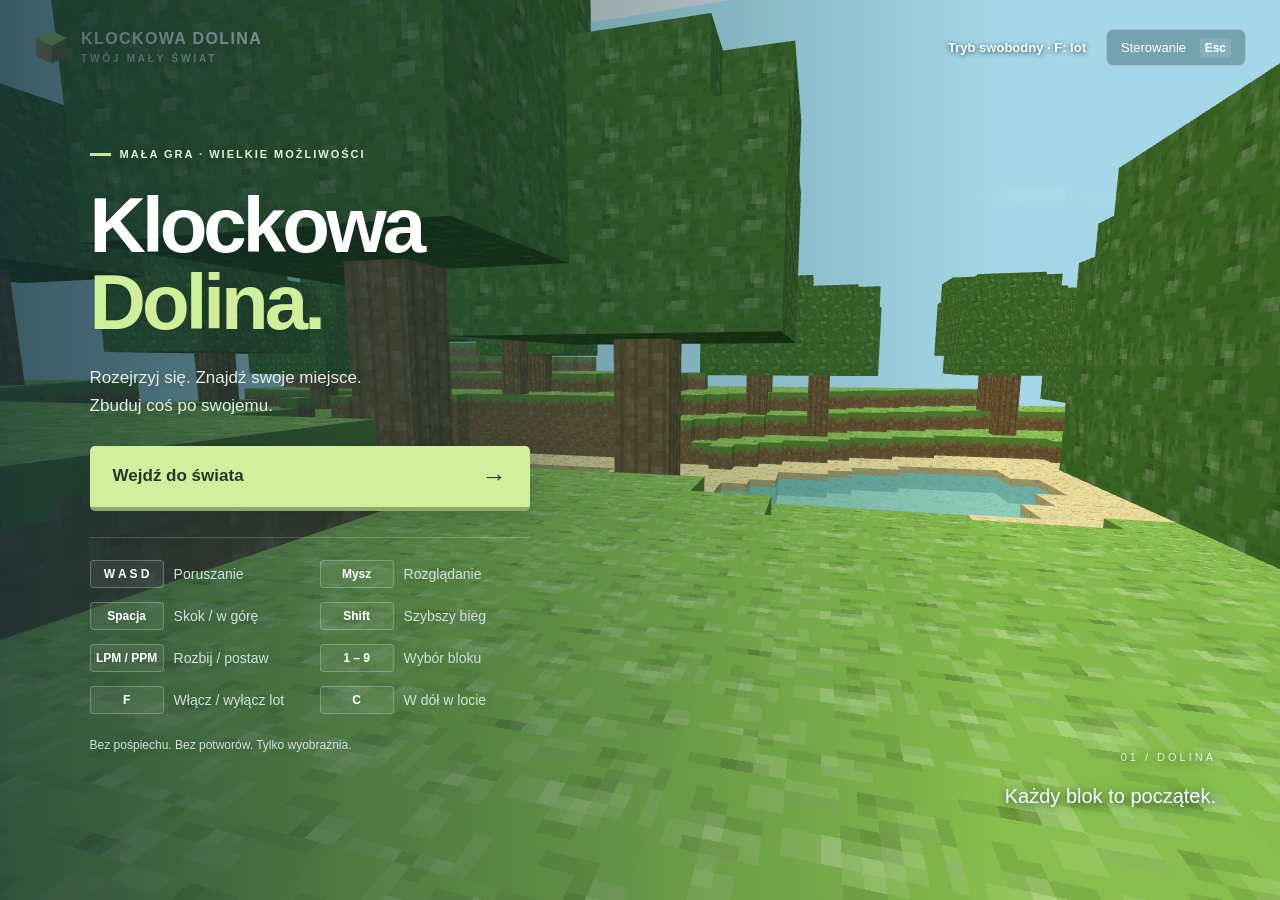
<file: Voxel-gra/index.html>
<!doctype html>
<html lang="pl">
<head>
  <meta charset="utf-8">
  <meta name="viewport" content="width=device-width,initial-scale=1">
  <meta name="theme-color" content="#243a30">
  <title>Klockowa Dolina — mały świat do zbudowania</title>
  <link rel="icon" type="image/svg+xml" href="data:image/svg+xml,%3Csvg xmlns='http://www.w3.org/2000/svg' viewBox='0 0 32 32'%3E%3Cpath fill='%238dc759' d='M2 8 16 1 30 8 16 15Z'/%3E%3Cpath fill='%2399754c' d='M2 8 16 15 16 31 2 24Z'/%3E%3Cpath fill='%23604e38' d='M16 15 30 8 30 24 16 31Z'/%3E%3C/svg%3E">
  <link rel="stylesheet" href="style.css">
  <script defer src="vendor/three.min.js"></script>
  <script defer src="world.js"></script>
  <script defer src="movement.js"></script>
  <script defer src="clouds.js"></script>
  <script defer src="water.js"></script>
  <script defer src="game.js"></script>
</head>
<body>
  <main id="game" aria-label="Klockowa Dolina, gra trójwymiarowa">
    <div id="viewport"></div>
    <header class="topbar">
      <div class="brand"><svg viewBox="0 0 32 32" aria-hidden="true"><path fill="#aedb72" d="M2 8 16 1 30 8 16 15Z"/><path fill="#aa8354" d="M2 8 16 15 16 31 2 24Z"/><path fill="#725d3c" d="M16 15 30 8 30 24 16 31Z"/></svg><div>KLOCKOWA DOLINA<span>TWÓJ MAŁY ŚWIAT</span></div></div>
      <div class="top-actions"><span class="world-tag" id="movement-mode">Tryb swobodny · F: lot</span><button id="help" aria-label="Pokaż menu i sterowanie">Sterowanie <kbd>Esc</kbd></button></div>
    </header>
    <aside id="coordinates" aria-label="Współrzędne gracza"><span>POZYCJA</span><output id="position-value">X: 34.5 / Y: 9.0 / Z: 42.5</output></aside>
    <div id="crosshair" aria-hidden="true"><i></i><b></b></div>
    <div id="target-label"></div>
    <div id="toast" role="status" aria-live="polite"></div>
    <aside class="bottom-hud">
      <div id="selected-name">Trawa</div>
      <div id="hotbar" role="toolbar" aria-label="Wybierz blok"></div>
      <p class="quick-help"><span><b>LPM</b> rozbij</span><span><b>PPM</b> postaw</span><span><b>1–9 / rolka</b> wybierz blok</span><span id="flight-help"><b>F</b> latanie</span></p>
    </aside>
    <div id="menu" class="overlay">
      <section class="menu-card" aria-labelledby="menu-title">
        <div class="eyebrow"><span></span> MAŁA GRA · WIELKIE MOŻLIWOŚCI</div>
        <h1 id="menu-title">Klockowa<br><em>Dolina.</em></h1>
        <p id="menu-description">Rozejrzyj się. Znajdź swoje miejsce.<br>Zbuduj coś po swojemu.</p>
        <button id="play" class="play-button">Wejdź do świata <span>→</span></button>
        <div class="controls">
          <div><kbd>W A S D</kbd><span>Poruszanie</span></div>
          <div><kbd>Mysz</kbd><span>Rozglądanie</span></div>
          <div><kbd>Spacja</kbd><span>Skok / w górę</span></div>
          <div><kbd>Shift</kbd><span>Szybszy bieg</span></div>
          <div><kbd>LPM / PPM</kbd><span>Rozbij / postaw</span></div>
          <div><kbd>1 – 9</kbd><span>Wybór bloku</span></div>
          <div><kbd>F</kbd><span>Włącz / wyłącz lot</span></div>
          <div><kbd>C</kbd><span>W dół w locie</span></div>
        </div>
        <p class="menu-foot">Bez pośpiechu. Bez potworów. Tylko wyobraźnia.</p>
        <button id="respawn" class="text-button" hidden>Wróć na miejsce startu</button>
        <p id="fallback-note" hidden>Jeśli mysz nie zostanie przechwycona, rozglądaj się strzałkami. Bloki możesz stawiać klawiszem E i rozbijać klawiszem Q.</p>
      </section>
      <div class="scene-caption"><span>01 / DOLINA</span><p>Każdy blok to początek.</p></div>
    </div>
    <div id="fatal" hidden role="alert"><h1>Nie udało się uruchomić grafiki 3D</h1><p id="fatal-detail">Otwórz grę w aktualnej przeglądarce Edge lub Chrome z włączoną akceleracją grafiki.</p></div>
  </main>
</body>
</html>
</file>
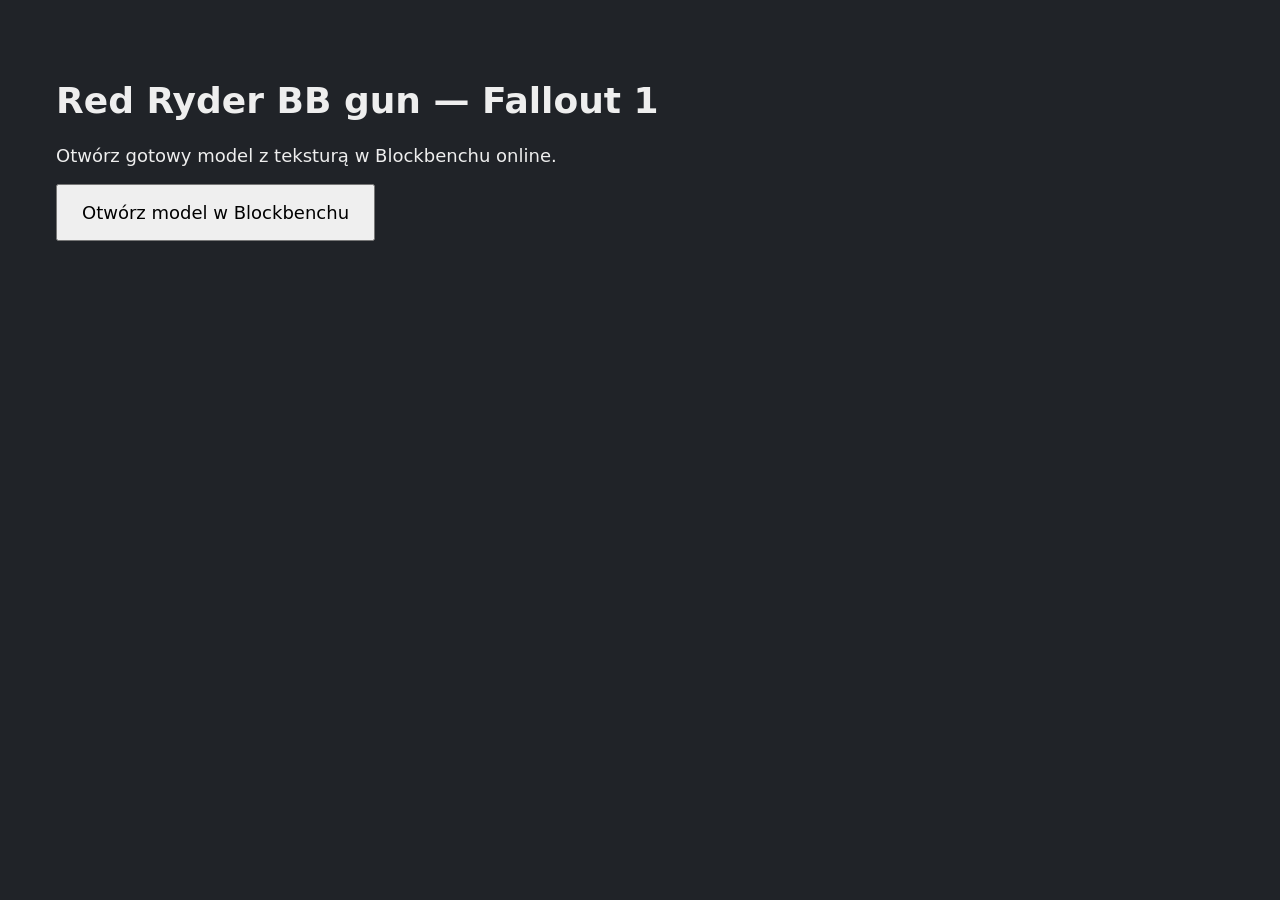
<file: Fallout-MC/red_ryder_bb_gun/OTWORZ_W_BLOCKBENCHU.html>
<!doctype html><html lang="pl"><meta charset="utf-8"><title>Otwórz Red Rydera w Blockbenchu</title>
<style>body{font:18px system-ui;background:#202328;color:#eee;padding:48px}button{font:inherit;padding:16px 24px;cursor:pointer}</style>
<h1>Red Ryder BB gun — Fallout 1</h1><p>Otwórz gotowy model z teksturą w Blockbenchu online.</p>
<button id="open-model">Otwórz model w Blockbenchu</button><script>
document.getElementById('open-model').addEventListener('click',()=>{window.location.href="https://web.blockbench.net/#loadtype=json&loadname=red_ryder_bb_gun.bbmodel&loaddata=%7B%22meta%22%3A%7B%22format_version%22%3A%224.10%22%2C%22model_format%22%3A%22java_block%22%2C%22box_uv%22%3Afalse%7D%2C%22name%22%3A%22red_ryder_bb_gun%22%2C%22model_identifier%22%3A%22red_ryder_bb_gun%22%2C%22credit%22%3A%22Custom%20Minecraft%20fan%20model%20based%20on%20Fallout%201%20Red%20Ryder%20BB%20gun%22%2C%22parent%22%3A%22%22%2C%22ambientocclusion%22%3Afalse%2C%22front_gui_light%22%3Atrue%2C%22resolution%22%3A%7B%22width%22%3A32%2C%22height%22%3A32%7D%2C%22elements%22%3A%5B%7B%22name%22%3A%22Lufa%20%2F%20glowny%20przekroj%22%2C%22type%22%3A%22cube%22%2C%22uuid%22%3A%2293baa377-2c75-5593-8bdf-43e779fc1823%22%2C%22from%22%3A%5B3.9%2C10.4%2C7.45%5D%2C%22to%22%3A%5B24.4%2C11.45%2C8.55%5D%2C%22origin%22%3A%5B0%2C0%2C8%5D%2C%22box_uv%22%3Afalse%2C%22autouv%22%3A0%2C%22shade%22%3Atrue%2C%22visibility%22%3Atrue%2C%22export%22%3Atrue%2C%22rescale%22%3Afalse%2C%22faces%22%3A%7B%22north%22%3A%7B%22uv%22%3A%5B20%2C0%2C0%2C2%5D%2C%22texture%22%3A0%7D%2C%22east%22%3A%7B%22uv%22%3A%5B0%2C0%2C20%2C2%5D%2C%22texture%22%3A0%7D%2C%22south%22%3A%7B%22uv%22%3A%5B0%2C0%2C20%2C2%5D%2C%22texture%22%3A0%7D%2C%22west%22%3A%7B%22uv%22%3A%5B0%2C0%2C20%2C2%5D%2C%22texture%22%3A0%7D%2C%22up%22%3A%7B%22uv%22%3A%5B0%2C3%2C20%2C4%5D%2C%22texture%22%3A0%7D%2C%22down%22%3A%7B%22uv%22%3A%5B15%2C9%2C17%2C11%5D%2C%22texture%22%3A0%7D%7D%2C%22color%22%3A0%7D%2C%7B%22name%22%3A%22Lufa%20%2F%20srodkowy%20dolny%20stopien%22%2C%22type%22%3A%22cube%22%2C%22uuid%22%3A%2297a35ff3-5c24-573c-9bb5-8d654bc4532c%22%2C%22from%22%3A%5B5.0%2C9.7%2C7.3%5D%2C%22to%22%3A%5B15.7%2C10.4%2C8.7%5D%2C%22origin%22%3A%5B0%2C0%2C8%5D%2C%22box_uv%22%3Afalse%2C%22autouv%22%3A0%2C%22shade%22%3Atrue%2C%22visibility%22%3Atrue%2C%22export%22%3Atrue%2C%22rescale%22%3Afalse%2C%22faces%22%3A%7B%22north%22%3A%7B%22uv%22%3A%5B16%2C5%2C0%2C6%5D%2C%22texture%22%3A0%7D%2C%22east%22%3A%7B%22uv%22%3A%5B0%2C5%2C16%2C6%5D%2C%22texture%22%3A0%7D%2C%22south%22%3A%7B%22uv%22%3A%5B0%2C5%2C16%2C6%5D%2C%22texture%22%3A0%7D%2C%22west%22%3A%7B%22uv%22%3A%5B0%2C5%2C16%2C6%5D%2C%22texture%22%3A0%7D%2C%22up%22%3A%7B%22uv%22%3A%5B0%2C5%2C16%2C6%5D%2C%22texture%22%3A0%7D%2C%22down%22%3A%7B%22uv%22%3A%5B0%2C5%2C16%2C6%5D%2C%22texture%22%3A0%7D%7D%2C%22color%22%3A1%7D%2C%7B%22name%22%3A%22Lufa%20%2F%20przedni%20dolny%20profil%22%2C%22type%22%3A%22cube%22%2C%22uuid%22%3A%22165b4034-61d0-5b19-bf8c-06105e3a7723%22%2C%22from%22%3A%5B15.7%2C10.05%2C7.4%5D%2C%22to%22%3A%5B23.65%2C10.4%2C8.6%5D%2C%22origin%22%3A%5B0%2C0%2C8%5D%2C%22box_uv%22%3Afalse%2C%22autouv%22%3A0%2C%22shade%22%3Atrue%2C%22visibility%22%3Atrue%2C%22export%22%3Atrue%2C%22rescale%22%3Afalse%2C%22faces%22%3A%7B%22north%22%3A%7B%22uv%22%3A%5B16%2C5%2C0%2C6%5D%2C%22texture%22%3A0%7D%2C%22east%22%3A%7B%22uv%22%3A%5B0%2C5%2C16%2C6%5D%2C%22texture%22%3A0%7D%2C%22south%22%3A%7B%22uv%22%3A%5B0%2C5%2C16%2C6%5D%2C%22texture%22%3A0%7D%2C%22west%22%3A%7B%22uv%22%3A%5B0%2C5%2C16%2C6%5D%2C%22texture%22%3A0%7D%2C%22up%22%3A%7B%22uv%22%3A%5B0%2C5%2C16%2C6%5D%2C%22texture%22%3A0%7D%2C%22down%22%3A%7B%22uv%22%3A%5B0%2C5%2C16%2C6%5D%2C%22texture%22%3A0%7D%7D%2C%22color%22%3A1%7D%2C%7B%22name%22%3A%22Lufa%20%2F%20nasada%22%2C%22type%22%3A%22cube%22%2C%22uuid%22%3A%2205da1123-3f3b-564f-bfc5-9dd1f7c54b80%22%2C%22from%22%3A%5B3.7%2C10.0%2C7.2%5D%2C%22to%22%3A%5B6.25%2C11.65%2C8.8%5D%2C%22origin%22%3A%5B0%2C0%2C8%5D%2C%22box_uv%22%3Afalse%2C%22autouv%22%3A0%2C%22shade%22%3Atrue%2C%22visibility%22%3Atrue%2C%22export%22%3Atrue%2C%22rescale%22%3Afalse%2C%22faces%22%3A%7B%22north%22%3A%7B%22uv%22%3A%5B2.55%2C0%2C0%2C2%5D%2C%22texture%22%3A0%7D%2C%22east%22%3A%7B%22uv%22%3A%5B19%2C9%2C21%2C11%5D%2C%22texture%22%3A0%7D%2C%22south%22%3A%7B%22uv%22%3A%5B0%2C0%2C2.55%2C2%5D%2C%22texture%22%3A0%7D%2C%22west%22%3A%7B%22uv%22%3A%5B19%2C9%2C21%2C11%5D%2C%22texture%22%3A0%7D%2C%22up%22%3A%7B%22uv%22%3A%5B0%2C3%2C2.55%2C4%5D%2C%22texture%22%3A0%7D%2C%22down%22%3A%7B%22uv%22%3A%5B0%2C5%2C2.55%2C6%5D%2C%22texture%22%3A0%7D%7D%2C%22color%22%3A1%7D%2C%7B%22name%22%3A%22Lufa%20%2F%20tuleja%20wylotu%22%2C%22type%22%3A%22cube%22%2C%22uuid%22%3A%22088f76d9-f807-59d8-a8e3-a73f399b3c1c%22%2C%22from%22%3A%5B23.65%2C10.1%2C7.25%5D%2C%22to%22%3A%5B24.8%2C11.55%2C8.75%5D%2C%22origin%22%3A%5B0%2C0%2C8%5D%2C%22box_uv%22%3Afalse%2C%22autouv%22%3A0%2C%22shade%22%3Atrue%2C%22visibility%22%3Atrue%2C%22export%22%3Atrue%2C%22rescale%22%3Afalse%2C%22faces%22%3A%7B%22north%22%3A%7B%22uv%22%3A%5B17%2C9%2C15%2C11%5D%2C%22texture%22%3A0%7D%2C%22east%22%3A%7B%22uv%22%3A%5B28%2C14%2C30%2C16%5D%2C%22texture%22%3A0%7D%2C%22south%22%3A%7B%22uv%22%3A%5B15%2C9%2C17%2C11%5D%2C%22texture%22%3A0%7D%2C%22west%22%3A%7B%22uv%22%3A%5B15%2C9%2C17%2C11%5D%2C%22texture%22%3A0%7D%2C%22up%22%3A%7B%22uv%22%3A%5B19%2C9%2C21%2C11%5D%2C%22texture%22%3A0%7D%2C%22down%22%3A%7B%22uv%22%3A%5B15%2C9%2C17%2C11%5D%2C%22texture%22%3A0%7D%7D%2C%22color%22%3A1%7D%2C%7B%22name%22%3A%22Wylot%20%2F%20dol%22%2C%22type%22%3A%22cube%22%2C%22uuid%22%3A%22799796d4-6507-5806-a90f-c2b189366977%22%2C%22from%22%3A%5B24.8%2C10.1%2C7.25%5D%2C%22to%22%3A%5B25.1%2C10.3%2C8.75%5D%2C%22origin%22%3A%5B0%2C0%2C8%5D%2C%22box_uv%22%3Afalse%2C%22autouv%22%3A0%2C%22shade%22%3Atrue%2C%22visibility%22%3Atrue%2C%22export%22%3Atrue%2C%22rescale%22%3Afalse%2C%22faces%22%3A%7B%22north%22%3A%7B%22uv%22%3A%5B27%2C14%2C25%2C16%5D%2C%22texture%22%3A0%7D%2C%22east%22%3A%7B%22uv%22%3A%5B25%2C14%2C27%2C16%5D%2C%22texture%22%3A0%7D%2C%22south%22%3A%7B%22uv%22%3A%5B25%2C14%2C27%2C16%5D%2C%22texture%22%3A0%7D%2C%22west%22%3A%7B%22uv%22%3A%5B25%2C14%2C27%2C16%5D%2C%22texture%22%3A0%7D%2C%22up%22%3A%7B%22uv%22%3A%5B25%2C14%2C27%2C16%5D%2C%22texture%22%3A0%7D%2C%22down%22%3A%7B%22uv%22%3A%5B25%2C14%2C27%2C16%5D%2C%22texture%22%3A0%7D%7D%2C%22color%22%3A1%7D%2C%7B%22name%22%3A%22Wylot%20%2F%20gora%22%2C%22type%22%3A%22cube%22%2C%22uuid%22%3A%22d9ef6307-0518-5fdd-a79f-cd863d653056%22%2C%22from%22%3A%5B24.8%2C11.35%2C7.25%5D%2C%22to%22%3A%5B25.1%2C11.55%2C8.75%5D%2C%22origin%22%3A%5B0%2C0%2C8%5D%2C%22box_uv%22%3Afalse%2C%22autouv%22%3A0%2C%22shade%22%3Atrue%2C%22visibility%22%3Atrue%2C%22export%22%3Atrue%2C%22rescale%22%3Afalse%2C%22faces%22%3A%7B%22north%22%3A%7B%22uv%22%3A%5B27%2C14%2C25%2C16%5D%2C%22texture%22%3A0%7D%2C%22east%22%3A%7B%22uv%22%3A%5B25%2C14%2C27%2C16%5D%2C%22texture%22%3A0%7D%2C%22south%22%3A%7B%22uv%22%3A%5B25%2C14%2C27%2C16%5D%2C%22texture%22%3A0%7D%2C%22west%22%3A%7B%22uv%22%3A%5B25%2C14%2C27%2C16%5D%2C%22texture%22%3A0%7D%2C%22up%22%3A%7B%22uv%22%3A%5B25%2C14%2C27%2C16%5D%2C%22texture%22%3A0%7D%2C%22down%22%3A%7B%22uv%22%3A%5B25%2C14%2C27%2C16%5D%2C%22texture%22%3A0%7D%7D%2C%22color%22%3A2%7D%2C%7B%22name%22%3A%22Wylot%20%2F%20bok%20lewy%22%2C%22type%22%3A%22cube%22%2C%22uuid%22%3A%22e34fa60a-5024-551e-8dee-bab0e4d59f75%22%2C%22from%22%3A%5B24.8%2C10.3%2C7.25%5D%2C%22to%22%3A%5B25.1%2C11.35%2C7.45%5D%2C%22origin%22%3A%5B0%2C0%2C8%5D%2C%22box_uv%22%3Afalse%2C%22autouv%22%3A0%2C%22shade%22%3Atrue%2C%22visibility%22%3Atrue%2C%22export%22%3Atrue%2C%22rescale%22%3Afalse%2C%22faces%22%3A%7B%22north%22%3A%7B%22uv%22%3A%5B27%2C14%2C25%2C16%5D%2C%22texture%22%3A0%7D%2C%22east%22%3A%7B%22uv%22%3A%5B25%2C14%2C27%2C16%5D%2C%22texture%22%3A0%7D%2C%22south%22%3A%7B%22uv%22%3A%5B25%2C14%2C27%2C16%5D%2C%22texture%22%3A0%7D%2C%22west%22%3A%7B%22uv%22%3A%5B25%2C14%2C27%2C16%5D%2C%22texture%22%3A0%7D%2C%22up%22%3A%7B%22uv%22%3A%5B25%2C14%2C27%2C16%5D%2C%22texture%22%3A0%7D%2C%22down%22%3A%7B%22uv%22%3A%5B25%2C14%2C27%2C16%5D%2C%22texture%22%3A0%7D%7D%2C%22color%22%3A2%7D%2C%7B%22name%22%3A%22Wylot%20%2F%20bok%20prawy%22%2C%22type%22%3A%22cube%22%2C%22uuid%22%3A%22b1a118d8-51bf-5356-9637-f0c78b4ed179%22%2C%22from%22%3A%5B24.8%2C10.3%2C8.55%5D%2C%22to%22%3A%5B25.1%2C11.35%2C8.75%5D%2C%22origin%22%3A%5B0%2C0%2C8%5D%2C%22box_uv%22%3Afalse%2C%22autouv%22%3A0%2C%22shade%22%3Atrue%2C%22visibility%22%3Atrue%2C%22export%22%3Atrue%2C%22rescale%22%3Afalse%2C%22faces%22%3A%7B%22north%22%3A%7B%22uv%22%3A%5B27%2C14%2C25%2C16%5D%2C%22texture%22%3A0%7D%2C%22east%22%3A%7B%22uv%22%3A%5B25%2C14%2C27%2C16%5D%2C%22texture%22%3A0%7D%2C%22south%22%3A%7B%22uv%22%3A%5B25%2C14%2C27%2C16%5D%2C%22texture%22%3A0%7D%2C%22west%22%3A%7B%22uv%22%3A%5B25%2C14%2C27%2C16%5D%2C%22texture%22%3A0%7D%2C%22up%22%3A%7B%22uv%22%3A%5B25%2C14%2C27%2C16%5D%2C%22texture%22%3A0%7D%2C%22down%22%3A%7B%22uv%22%3A%5B25%2C14%2C27%2C16%5D%2C%22texture%22%3A0%7D%7D%2C%22color%22%3A2%7D%2C%7B%22name%22%3A%22Muszka%20%2F%20niski%20wystep%22%2C%22type%22%3A%22cube%22%2C%22uuid%22%3A%22e8311add-dd63-552d-a729-4f3eabb8551f%22%2C%22from%22%3A%5B23.7%2C11.55%2C7.8%5D%2C%22to%22%3A%5B24.1%2C11.95%2C8.2%5D%2C%22origin%22%3A%5B0%2C0%2C8%5D%2C%22box_uv%22%3Afalse%2C%22autouv%22%3A0%2C%22shade%22%3Atrue%2C%22visibility%22%3Atrue%2C%22export%22%3Atrue%2C%22rescale%22%3Afalse%2C%22faces%22%3A%7B%22north%22%3A%7B%22uv%22%3A%5B30%2C9%2C28%2C11%5D%2C%22texture%22%3A0%7D%2C%22east%22%3A%7B%22uv%22%3A%5B28%2C9%2C30%2C11%5D%2C%22texture%22%3A0%7D%2C%22south%22%3A%7B%22uv%22%3A%5B28%2C9%2C30%2C11%5D%2C%22texture%22%3A0%7D%2C%22west%22%3A%7B%22uv%22%3A%5B28%2C9%2C30%2C11%5D%2C%22texture%22%3A0%7D%2C%22up%22%3A%7B%22uv%22%3A%5B28%2C9%2C30%2C11%5D%2C%22texture%22%3A0%7D%2C%22down%22%3A%7B%22uv%22%3A%5B28%2C9%2C30%2C11%5D%2C%22texture%22%3A0%7D%7D%2C%22color%22%3A2%7D%2C%7B%22name%22%3A%22Korpus%20%2F%20przednie%20zaokraglenie%22%2C%22type%22%3A%22cube%22%2C%22uuid%22%3A%227dc2e0ef-3370-5c90-b057-c7cecb434c41%22%2C%22from%22%3A%5B4.95%2C9.0%2C7.15%5D%2C%22to%22%3A%5B5.3%2C11.45%2C8.85%5D%2C%22origin%22%3A%5B0%2C0%2C8%5D%2C%22box_uv%22%3Afalse%2C%22autouv%22%3A0%2C%22shade%22%3Atrue%2C%22visibility%22%3Atrue%2C%22export%22%3Atrue%2C%22rescale%22%3Afalse%2C%22faces%22%3A%7B%22north%22%3A%7B%22uv%22%3A%5B11.999999999999998%2C20.616438356164384%2C11.416666666666666%2C23.972602739726028%5D%2C%22texture%22%3A0%7D%2C%22east%22%3A%7B%22uv%22%3A%5B15%2C9%2C17%2C11%5D%2C%22texture%22%3A0%7D%2C%22south%22%3A%7B%22uv%22%3A%5B11.416666666666666%2C20.616438356164384%2C11.999999999999998%2C23.972602739726028%5D%2C%22texture%22%3A0%7D%2C%22west%22%3A%7B%22uv%22%3A%5B15%2C9%2C17%2C11%5D%2C%22texture%22%3A0%7D%2C%22up%22%3A%7B%22uv%22%3A%5B26.416666666666664%2C20%2C27.0%2C21%5D%2C%22texture%22%3A0%7D%2C%22down%22%3A%7B%22uv%22%3A%5B15%2C9%2C17%2C11%5D%2C%22texture%22%3A0%7D%7D%2C%22color%22%3A2%7D%2C%7B%22name%22%3A%22Korpus%20%2F%20dolne%20wybrzuszenie%22%2C%22type%22%3A%22cube%22%2C%22uuid%22%3A%227f2be6fb-6eb6-5e12-9940-af4bf64d9ce7%22%2C%22from%22%3A%5B4.2%2C8.55%2C7.05%5D%2C%22to%22%3A%5B4.95%2C11.55%2C8.95%5D%2C%22origin%22%3A%5B0%2C0%2C8%5D%2C%22box_uv%22%3Afalse%2C%22autouv%22%3A0%2C%22shade%22%3Atrue%2C%22visibility%22%3Atrue%2C%22export%22%3Atrue%2C%22rescale%22%3Afalse%2C%22faces%22%3A%7B%22north%22%3A%7B%22uv%22%3A%5B11.416666666666666%2C20.47945205479452%2C10.166666666666664%2C24.58904109589041%5D%2C%22texture%22%3A0%7D%2C%22east%22%3A%7B%22uv%22%3A%5B15%2C9%2C17%2C11%5D%2C%22texture%22%3A0%7D%2C%22south%22%3A%7B%22uv%22%3A%5B10.166666666666664%2C20.47945205479452%2C11.416666666666666%2C24.58904109589041%5D%2C%22texture%22%3A0%7D%2C%22west%22%3A%7B%22uv%22%3A%5B15%2C9%2C17%2C11%5D%2C%22texture%22%3A0%7D%2C%22up%22%3A%7B%22uv%22%3A%5B25.166666666666664%2C20%2C26.416666666666664%2C21%5D%2C%22texture%22%3A0%7D%2C%22down%22%3A%7B%22uv%22%3A%5B15%2C9%2C17%2C11%5D%2C%22texture%22%3A0%7D%7D%2C%22color%22%3A3%7D%2C%7B%22name%22%3A%22Korpus%20%2F%20przednia%20czesc%22%2C%22type%22%3A%22cube%22%2C%22uuid%22%3A%222bce7446-d0f5-5530-a025-ed9c17022355%22%2C%22from%22%3A%5B2.1%2C8.45%2C6.95%5D%2C%22to%22%3A%5B4.2%2C11.65%2C9.05%5D%2C%22origin%22%3A%5B0%2C0%2C8%5D%2C%22box_uv%22%3Afalse%2C%22autouv%22%3A0%2C%22shade%22%3Atrue%2C%22visibility%22%3Atrue%2C%22export%22%3Atrue%2C%22rescale%22%3Afalse%2C%22faces%22%3A%7B%22north%22%3A%7B%22uv%22%3A%5B10.166666666666664%2C20.34246575342466%2C6.666666666666667%2C24.726027397260275%5D%2C%22texture%22%3A0%7D%2C%22east%22%3A%7B%22uv%22%3A%5B15%2C9%2C17%2C11%5D%2C%22texture%22%3A0%7D%2C%22south%22%3A%7B%22uv%22%3A%5B6.666666666666667%2C20.34246575342466%2C10.166666666666664%2C24.726027397260275%5D%2C%22texture%22%3A0%7D%2C%22west%22%3A%7B%22uv%22%3A%5B15%2C9%2C17%2C11%5D%2C%22texture%22%3A0%7D%2C%22up%22%3A%7B%22uv%22%3A%5B21.666666666666668%2C20%2C25.166666666666664%2C21%5D%2C%22texture%22%3A0%7D%2C%22down%22%3A%7B%22uv%22%3A%5B15%2C9%2C17%2C11%5D%2C%22texture%22%3A0%7D%7D%2C%22color%22%3A3%7D%2C%7B%22name%22%3A%22Korpus%20%2F%20srodek%22%2C%22type%22%3A%22cube%22%2C%22uuid%22%3A%22c66fd984-314e-55c8-bdec-3a9027d1ffdf%22%2C%22from%22%3A%5B0.1%2C8.55%2C6.9%5D%2C%22to%22%3A%5B2.1%2C11.9%2C9.1%5D%2C%22origin%22%3A%5B0%2C0%2C8%5D%2C%22box_uv%22%3Afalse%2C%22autouv%22%3A0%2C%22shade%22%3Atrue%2C%22visibility%22%3Atrue%2C%22export%22%3Atrue%2C%22rescale%22%3Afalse%2C%22faces%22%3A%7B%22north%22%3A%7B%22uv%22%3A%5B6.666666666666667%2C20.0%2C3.3333333333333335%2C24.58904109589041%5D%2C%22texture%22%3A0%7D%2C%22east%22%3A%7B%22uv%22%3A%5B15%2C9%2C17%2C11%5D%2C%22texture%22%3A0%7D%2C%22south%22%3A%7B%22uv%22%3A%5B3.3333333333333335%2C20.0%2C6.666666666666667%2C24.58904109589041%5D%2C%22texture%22%3A0%7D%2C%22west%22%3A%7B%22uv%22%3A%5B15%2C9%2C17%2C11%5D%2C%22texture%22%3A0%7D%2C%22up%22%3A%7B%22uv%22%3A%5B18.333333333333332%2C20%2C21.666666666666668%2C21%5D%2C%22texture%22%3A0%7D%2C%22down%22%3A%7B%22uv%22%3A%5B15%2C9%2C17%2C11%5D%2C%22texture%22%3A0%7D%7D%2C%22color%22%3A3%7D%2C%7B%22name%22%3A%22Korpus%20%2F%20tylny%20luk%22%2C%22type%22%3A%22cube%22%2C%22uuid%22%3A%2217eba041-7c22-5657-a670-a9bed61a0407%22%2C%22from%22%3A%5B-0.8%2C8.65%2C6.9%5D%2C%22to%22%3A%5B0.1%2C11.75%2C9.1%5D%2C%22origin%22%3A%5B0%2C0%2C8%5D%2C%22box_uv%22%3Afalse%2C%22autouv%22%3A0%2C%22shade%22%3Atrue%2C%22visibility%22%3Atrue%2C%22export%22%3Atrue%2C%22rescale%22%3Afalse%2C%22faces%22%3A%7B%22north%22%3A%7B%22uv%22%3A%5B3.3333333333333335%2C20.205479452054796%2C1.833333333333333%2C24.45205479452055%5D%2C%22texture%22%3A0%7D%2C%22east%22%3A%7B%22uv%22%3A%5B15%2C9%2C17%2C11%5D%2C%22texture%22%3A0%7D%2C%22south%22%3A%7B%22uv%22%3A%5B1.833333333333333%2C20.205479452054796%2C3.3333333333333335%2C24.45205479452055%5D%2C%22texture%22%3A0%7D%2C%22west%22%3A%7B%22uv%22%3A%5B15%2C9%2C17%2C11%5D%2C%22texture%22%3A0%7D%2C%22up%22%3A%7B%22uv%22%3A%5B16.833333333333332%2C20%2C18.333333333333332%2C21%5D%2C%22texture%22%3A0%7D%2C%22down%22%3A%7B%22uv%22%3A%5B15%2C9%2C17%2C11%5D%2C%22texture%22%3A0%7D%7D%2C%22color%22%3A3%7D%2C%7B%22name%22%3A%22Korpus%20%2F%20skos%20tylnej%20krawedzi%22%2C%22type%22%3A%22cube%22%2C%22uuid%22%3A%22ab1deef0-1678-5263-adfa-42e827390fef%22%2C%22from%22%3A%5B-1.4%2C8.85%2C7.0%5D%2C%22to%22%3A%5B-0.8%2C11.5%2C9.0%5D%2C%22origin%22%3A%5B0%2C0%2C8%5D%2C%22box_uv%22%3Afalse%2C%22autouv%22%3A0%2C%22shade%22%3Atrue%2C%22visibility%22%3Atrue%2C%22export%22%3Atrue%2C%22rescale%22%3Afalse%2C%22faces%22%3A%7B%22north%22%3A%7B%22uv%22%3A%5B1.833333333333333%2C20.547945205479454%2C0.8333333333333334%2C24.178082191780824%5D%2C%22texture%22%3A0%7D%2C%22east%22%3A%7B%22uv%22%3A%5B15%2C9%2C17%2C11%5D%2C%22texture%22%3A0%7D%2C%22south%22%3A%7B%22uv%22%3A%5B0.8333333333333334%2C20.547945205479454%2C1.833333333333333%2C24.178082191780824%5D%2C%22texture%22%3A0%7D%2C%22west%22%3A%7B%22uv%22%3A%5B15%2C9%2C17%2C11%5D%2C%22texture%22%3A0%7D%2C%22up%22%3A%7B%22uv%22%3A%5B15.833333333333334%2C20%2C16.833333333333332%2C21%5D%2C%22texture%22%3A0%7D%2C%22down%22%3A%7B%22uv%22%3A%5B15%2C9%2C17%2C11%5D%2C%22texture%22%3A0%7D%7D%2C%22color%22%3A3%7D%2C%7B%22name%22%3A%22Korpus%20%2F%20zaokraglony%20koniec%22%2C%22type%22%3A%22cube%22%2C%22uuid%22%3A%226c534440-b9b2-52b7-97fb-d415626e79cf%22%2C%22from%22%3A%5B-1.9%2C9.05%2C7.15%5D%2C%22to%22%3A%5B-1.4%2C11.15%2C8.85%5D%2C%22origin%22%3A%5B0%2C0%2C8%5D%2C%22box_uv%22%3Afalse%2C%22autouv%22%3A0%2C%22shade%22%3Atrue%2C%22visibility%22%3Atrue%2C%22export%22%3Atrue%2C%22rescale%22%3Afalse%2C%22faces%22%3A%7B%22north%22%3A%7B%22uv%22%3A%5B0.8333333333333334%2C21.027397260273972%2C0.0%2C23.904109589041095%5D%2C%22texture%22%3A0%7D%2C%22east%22%3A%7B%22uv%22%3A%5B15%2C9%2C17%2C11%5D%2C%22texture%22%3A0%7D%2C%22south%22%3A%7B%22uv%22%3A%5B0.0%2C21.027397260273972%2C0.8333333333333334%2C23.904109589041095%5D%2C%22texture%22%3A0%7D%2C%22west%22%3A%7B%22uv%22%3A%5B15%2C9%2C17%2C11%5D%2C%22texture%22%3A0%7D%2C%22up%22%3A%7B%22uv%22%3A%5B15.0%2C20%2C15.833333333333334%2C21%5D%2C%22texture%22%3A0%7D%2C%22down%22%3A%7B%22uv%22%3A%5B15%2C9%2C17%2C11%5D%2C%22texture%22%3A0%7D%7D%2C%22color%22%3A3%7D%2C%7B%22name%22%3A%22Szczerbinka%22%2C%22type%22%3A%22cube%22%2C%22uuid%22%3A%224663d435-859f-5690-85e4-5526364707c7%22%2C%22from%22%3A%5B0.15%2C11.9%2C7.7%5D%2C%22to%22%3A%5B0.85%2C12.35%2C8.3%5D%2C%22origin%22%3A%5B0%2C0%2C8%5D%2C%22box_uv%22%3Afalse%2C%22autouv%22%3A0%2C%22shade%22%3Atrue%2C%22visibility%22%3Atrue%2C%22export%22%3Atrue%2C%22rescale%22%3Afalse%2C%22faces%22%3A%7B%22north%22%3A%7B%22uv%22%3A%5B17%2C9%2C15%2C11%5D%2C%22texture%22%3A0%7D%2C%22east%22%3A%7B%22uv%22%3A%5B15%2C9%2C17%2C11%5D%2C%22texture%22%3A0%7D%2C%22south%22%3A%7B%22uv%22%3A%5B15%2C9%2C17%2C11%5D%2C%22texture%22%3A0%7D%2C%22west%22%3A%7B%22uv%22%3A%5B15%2C9%2C17%2C11%5D%2C%22texture%22%3A0%7D%2C%22up%22%3A%7B%22uv%22%3A%5B15%2C9%2C17%2C11%5D%2C%22texture%22%3A0%7D%2C%22down%22%3A%7B%22uv%22%3A%5B15%2C9%2C17%2C11%5D%2C%22texture%22%3A0%7D%7D%2C%22color%22%3A3%7D%2C%7B%22name%22%3A%22Kolba%20%2F%20bark%20pod%20metalem%22%2C%22type%22%3A%22cube%22%2C%22uuid%22%3A%2228bbcf33-f5ee-5120-9df6-36a7c7e2043a%22%2C%22from%22%3A%5B-2.26%2C8.0%2C7.1%5D%2C%22to%22%3A%5B-1.0%2C11.7%2C8.9%5D%2C%22origin%22%3A%5B0%2C0%2C8%5D%2C%22box_uv%22%3Afalse%2C%22autouv%22%3A0%2C%22shade%22%3Atrue%2C%22visibility%22%3Atrue%2C%22export%22%3Atrue%2C%22rescale%22%3Afalse%2C%22faces%22%3A%7B%22north%22%3A%7B%22uv%22%3A%5B8.0%2C8.0%2C7.020408163265306%2C11.894736842105264%5D%2C%22texture%22%3A0%7D%2C%22east%22%3A%7B%22uv%22%3A%5B10%2C8%2C13%2C14%5D%2C%22texture%22%3A0%7D%2C%22south%22%3A%7B%22uv%22%3A%5B7.020408163265306%2C8.0%2C8.0%2C11.894736842105264%5D%2C%22texture%22%3A0%7D%2C%22west%22%3A%7B%22uv%22%3A%5B10%2C8%2C13%2C14%5D%2C%22texture%22%3A0%7D%2C%22up%22%3A%7B%22uv%22%3A%5B7.020408163265306%2C15%2C8.0%2C17%5D%2C%22texture%22%3A0%7D%2C%22down%22%3A%7B%22uv%22%3A%5B12.63265306122449%2C8%2C13.0%2C10%5D%2C%22texture%22%3A0%7D%7D%2C%22color%22%3A3%7D%2C%7B%22name%22%3A%22Kolba%20%2F%20przednie%20ramie%22%2C%22type%22%3A%22cube%22%2C%22uuid%22%3A%227646319c-ade3-5a41-84bc-0b7e6b0eef53%22%2C%22from%22%3A%5B-3.31%2C7.35%2C7.05%5D%2C%22to%22%3A%5B-2.26%2C11.3%2C8.95%5D%2C%22origin%22%3A%5B0%2C0%2C8%5D%2C%22box_uv%22%3Afalse%2C%22autouv%22%3A0%2C%22shade%22%3Atrue%2C%22visibility%22%3Atrue%2C%22export%22%3Atrue%2C%22rescale%22%3Afalse%2C%22faces%22%3A%7B%22north%22%3A%7B%22uv%22%3A%5B7.020408163265306%2C8.421052631578945%2C6.204081632653061%2C12.578947368421051%5D%2C%22texture%22%3A0%7D%2C%22east%22%3A%7B%22uv%22%3A%5B10%2C8%2C13%2C14%5D%2C%22texture%22%3A0%7D%2C%22south%22%3A%7B%22uv%22%3A%5B6.204081632653061%2C8.421052631578945%2C7.020408163265306%2C12.578947368421051%5D%2C%22texture%22%3A0%7D%2C%22west%22%3A%7B%22uv%22%3A%5B10%2C8%2C13%2C14%5D%2C%22texture%22%3A0%7D%2C%22up%22%3A%7B%22uv%22%3A%5B6.204081632653061%2C15%2C7.020408163265306%2C17%5D%2C%22texture%22%3A0%7D%2C%22down%22%3A%7B%22uv%22%3A%5B12.326530612244898%2C8%2C12.63265306122449%2C10%5D%2C%22texture%22%3A0%7D%7D%2C%22color%22%3A4%7D%2C%7B%22name%22%3A%22Kolba%20%2F%20dolna%20pietka%22%2C%22type%22%3A%22cube%22%2C%22uuid%22%3A%2224abde09-4767-5820-bcc3-3a55b02173f5%22%2C%22from%22%3A%5B-4.36%2C6.9%2C7.05%5D%2C%22to%22%3A%5B-3.31%2C10.8%2C8.95%5D%2C%22origin%22%3A%5B0%2C0%2C8%5D%2C%22box_uv%22%3Afalse%2C%22autouv%22%3A0%2C%22shade%22%3Atrue%2C%22visibility%22%3Atrue%2C%22export%22%3Atrue%2C%22rescale%22%3Afalse%2C%22faces%22%3A%7B%22north%22%3A%7B%22uv%22%3A%5B6.204081632653061%2C8.94736842105263%2C5.387755102040816%2C13.052631578947366%5D%2C%22texture%22%3A0%7D%2C%22east%22%3A%7B%22uv%22%3A%5B10%2C8%2C13%2C14%5D%2C%22texture%22%3A0%7D%2C%22south%22%3A%7B%22uv%22%3A%5B5.387755102040816%2C8.94736842105263%2C6.204081632653061%2C13.052631578947366%5D%2C%22texture%22%3A0%7D%2C%22west%22%3A%7B%22uv%22%3A%5B10%2C8%2C13%2C14%5D%2C%22texture%22%3A0%7D%2C%22up%22%3A%7B%22uv%22%3A%5B5.387755102040816%2C15%2C6.204081632653061%2C17%5D%2C%22texture%22%3A0%7D%2C%22down%22%3A%7B%22uv%22%3A%5B12.020408163265305%2C8%2C12.326530612244898%2C10%5D%2C%22texture%22%3A0%7D%7D%2C%22color%22%3A4%7D%2C%7B%22name%22%3A%22Kolba%20%2F%20gorne%20przewazenie%22%2C%22type%22%3A%22cube%22%2C%22uuid%22%3A%226e108362-fdef-5c19-b545-d66a0e515956%22%2C%22from%22%3A%5B-4.92%2C6.9%2C7.1%5D%2C%22to%22%3A%5B-4.36%2C10.3%2C8.9%5D%2C%22origin%22%3A%5B0%2C0%2C8%5D%2C%22box_uv%22%3Afalse%2C%22autouv%22%3A0%2C%22shade%22%3Atrue%2C%22visibility%22%3Atrue%2C%22export%22%3Atrue%2C%22rescale%22%3Afalse%2C%22faces%22%3A%7B%22north%22%3A%7B%22uv%22%3A%5B5.387755102040816%2C9.473684210526315%2C4.9523809523809526%2C13.052631578947366%5D%2C%22texture%22%3A0%7D%2C%22east%22%3A%7B%22uv%22%3A%5B10%2C8%2C13%2C14%5D%2C%22texture%22%3A0%7D%2C%22south%22%3A%7B%22uv%22%3A%5B4.9523809523809526%2C9.473684210526315%2C5.387755102040816%2C13.052631578947366%5D%2C%22texture%22%3A0%7D%2C%22west%22%3A%7B%22uv%22%3A%5B10%2C8%2C13%2C14%5D%2C%22texture%22%3A0%7D%2C%22up%22%3A%7B%22uv%22%3A%5B4.9523809523809526%2C15%2C5.387755102040816%2C17%5D%2C%22texture%22%3A0%7D%2C%22down%22%3A%7B%22uv%22%3A%5B11.857142857142858%2C8%2C12.020408163265305%2C10%5D%2C%22texture%22%3A0%7D%7D%2C%22color%22%3A4%7D%2C%7B%22name%22%3A%22Kolba%20%2F%20plytkie%20dolne%20wciecie%22%2C%22type%22%3A%22cube%22%2C%22uuid%22%3A%2254f02277-cc80-5f60-a089-e15097665234%22%2C%22from%22%3A%5B-5.76%2C7.4%2C7.1%5D%2C%22to%22%3A%5B-4.92%2C10.6%2C8.9%5D%2C%22origin%22%3A%5B0%2C0%2C8%5D%2C%22box_uv%22%3Afalse%2C%22autouv%22%3A0%2C%22shade%22%3Atrue%2C%22visibility%22%3Atrue%2C%22export%22%3Atrue%2C%22rescale%22%3Afalse%2C%22faces%22%3A%7B%22north%22%3A%7B%22uv%22%3A%5B4.9523809523809526%2C9.157894736842104%2C4.299319727891156%2C12.526315789473683%5D%2C%22texture%22%3A0%7D%2C%22east%22%3A%7B%22uv%22%3A%5B10%2C8%2C13%2C14%5D%2C%22texture%22%3A0%7D%2C%22south%22%3A%7B%22uv%22%3A%5B4.299319727891156%2C9.157894736842104%2C4.9523809523809526%2C12.526315789473683%5D%2C%22texture%22%3A0%7D%2C%22west%22%3A%7B%22uv%22%3A%5B10%2C8%2C13%2C14%5D%2C%22texture%22%3A0%7D%2C%22up%22%3A%7B%22uv%22%3A%5B4.299319727891156%2C15%2C4.9523809523809526%2C17%5D%2C%22texture%22%3A0%7D%2C%22down%22%3A%7B%22uv%22%3A%5B11.612244897959183%2C8%2C11.857142857142858%2C10%5D%2C%22texture%22%3A0%7D%7D%2C%22color%22%3A4%7D%2C%7B%22name%22%3A%22Kolba%20%2F%20nasada%20szerokiej%20stopki%22%2C%22type%22%3A%22cube%22%2C%22uuid%22%3A%2204dda9f2-6893-54bd-8610-f6f9a2fff293%22%2C%22from%22%3A%5B-6.88%2C6.95%2C7.0%5D%2C%22to%22%3A%5B-5.76%2C10.8%2C9.0%5D%2C%22origin%22%3A%5B0%2C0%2C8%5D%2C%22box_uv%22%3Afalse%2C%22autouv%22%3A0%2C%22shade%22%3Atrue%2C%22visibility%22%3Atrue%2C%22export%22%3Atrue%2C%22rescale%22%3Afalse%2C%22faces%22%3A%7B%22north%22%3A%7B%22uv%22%3A%5B4.299319727891156%2C8.94736842105263%2C3.428571428571428%2C13.0%5D%2C%22texture%22%3A0%7D%2C%22east%22%3A%7B%22uv%22%3A%5B10%2C8%2C13%2C14%5D%2C%22texture%22%3A0%7D%2C%22south%22%3A%7B%22uv%22%3A%5B3.428571428571428%2C8.94736842105263%2C4.299319727891156%2C13.0%5D%2C%22texture%22%3A0%7D%2C%22west%22%3A%7B%22uv%22%3A%5B10%2C8%2C13%2C14%5D%2C%22texture%22%3A0%7D%2C%22up%22%3A%7B%22uv%22%3A%5B3.428571428571428%2C15%2C4.299319727891156%2C17%5D%2C%22texture%22%3A0%7D%2C%22down%22%3A%7B%22uv%22%3A%5B11.285714285714285%2C8%2C11.612244897959183%2C10%5D%2C%22texture%22%3A0%7D%7D%2C%22color%22%3A4%7D%2C%7B%22name%22%3A%22Kolba%20%2F%20srodek%20stopki%22%2C%22type%22%3A%22cube%22%2C%22uuid%22%3A%22e5920435-983b-5a5b-b0a0-972facb53cb2%22%2C%22from%22%3A%5B-8.35%2C6.45%2C7.0%5D%2C%22to%22%3A%5B-6.88%2C10.85%2C9.0%5D%2C%22origin%22%3A%5B0%2C0%2C8%5D%2C%22box_uv%22%3Afalse%2C%22autouv%22%3A0%2C%22shade%22%3Atrue%2C%22visibility%22%3Atrue%2C%22export%22%3Atrue%2C%22rescale%22%3Afalse%2C%22faces%22%3A%7B%22north%22%3A%7B%22uv%22%3A%5B3.428571428571428%2C8.894736842105264%2C2.2857142857142856%2C13.526315789473683%5D%2C%22texture%22%3A0%7D%2C%22east%22%3A%7B%22uv%22%3A%5B10%2C8%2C13%2C14%5D%2C%22texture%22%3A0%7D%2C%22south%22%3A%7B%22uv%22%3A%5B2.2857142857142856%2C8.894736842105264%2C3.428571428571428%2C13.526315789473683%5D%2C%22texture%22%3A0%7D%2C%22west%22%3A%7B%22uv%22%3A%5B10%2C8%2C13%2C14%5D%2C%22texture%22%3A0%7D%2C%22up%22%3A%7B%22uv%22%3A%5B2.2857142857142856%2C15%2C3.428571428571428%2C17%5D%2C%22texture%22%3A0%7D%2C%22down%22%3A%7B%22uv%22%3A%5B10.857142857142858%2C8%2C11.285714285714285%2C10%5D%2C%22texture%22%3A0%7D%7D%2C%22color%22%3A4%7D%2C%7B%22name%22%3A%22Kolba%20%2F%20tyl%20stopki%22%2C%22type%22%3A%22cube%22%2C%22uuid%22%3A%2230aaf875-534b-5ac3-b2df-8c9d9a1043b7%22%2C%22from%22%3A%5B-9.82%2C6.1%2C7.0%5D%2C%22to%22%3A%5B-8.35%2C10.8%2C9.0%5D%2C%22origin%22%3A%5B0%2C0%2C8%5D%2C%22box_uv%22%3Afalse%2C%22autouv%22%3A0%2C%22shade%22%3Atrue%2C%22visibility%22%3Atrue%2C%22export%22%3Atrue%2C%22rescale%22%3Afalse%2C%22faces%22%3A%7B%22north%22%3A%7B%22uv%22%3A%5B2.2857142857142856%2C8.94736842105263%2C1.1428571428571428%2C13.894736842105264%5D%2C%22texture%22%3A0%7D%2C%22east%22%3A%7B%22uv%22%3A%5B10%2C8%2C13%2C14%5D%2C%22texture%22%3A0%7D%2C%22south%22%3A%7B%22uv%22%3A%5B1.1428571428571428%2C8.94736842105263%2C2.2857142857142856%2C13.894736842105264%5D%2C%22texture%22%3A0%7D%2C%22west%22%3A%7B%22uv%22%3A%5B10%2C8%2C13%2C14%5D%2C%22texture%22%3A0%7D%2C%22up%22%3A%7B%22uv%22%3A%5B1.1428571428571428%2C15%2C2.2857142857142856%2C17%5D%2C%22texture%22%3A0%7D%2C%22down%22%3A%7B%22uv%22%3A%5B10.428571428571429%2C8%2C10.857142857142858%2C10%5D%2C%22texture%22%3A0%7D%7D%2C%22color%22%3A4%7D%2C%7B%22name%22%3A%22Kolba%20%2F%20gorna%20krawedz%20tylu%22%2C%22type%22%3A%22cube%22%2C%22uuid%22%3A%22767d3d0f-844f-598a-af04-d925e57dab39%22%2C%22from%22%3A%5B-11.29%2C9.3%2C7.0%5D%2C%22to%22%3A%5B-9.82%2C10.8%2C9.0%5D%2C%22origin%22%3A%5B0%2C0%2C8%5D%2C%22box_uv%22%3Afalse%2C%22autouv%22%3A0%2C%22shade%22%3Atrue%2C%22visibility%22%3Atrue%2C%22export%22%3Atrue%2C%22rescale%22%3Afalse%2C%22faces%22%3A%7B%22north%22%3A%7B%22uv%22%3A%5B1.1428571428571428%2C8.94736842105263%2C0.0%2C10.526315789473683%5D%2C%22texture%22%3A0%7D%2C%22east%22%3A%7B%22uv%22%3A%5B10%2C8%2C13%2C14%5D%2C%22texture%22%3A0%7D%2C%22south%22%3A%7B%22uv%22%3A%5B0.0%2C8.94736842105263%2C1.1428571428571428%2C10.526315789473683%5D%2C%22texture%22%3A0%7D%2C%22west%22%3A%7B%22uv%22%3A%5B10%2C8%2C13%2C14%5D%2C%22texture%22%3A0%7D%2C%22up%22%3A%7B%22uv%22%3A%5B0.0%2C15%2C1.1428571428571428%2C17%5D%2C%22texture%22%3A0%7D%2C%22down%22%3A%7B%22uv%22%3A%5B10.0%2C8%2C10.428571428571429%2C10%5D%2C%22texture%22%3A0%7D%7D%2C%22color%22%3A4%7D%2C%7B%22name%22%3A%22Kolba%20%2F%20srodkowa%20krawedz%20tylu%22%2C%22type%22%3A%22cube%22%2C%22uuid%22%3A%2214f32959-a2e5-53d4-af4a-196f1bdba6f3%22%2C%22from%22%3A%5B-11.08%2C7.8%2C7.0%5D%2C%22to%22%3A%5B-9.82%2C9.3%2C9.0%5D%2C%22origin%22%3A%5B0%2C0%2C8%5D%2C%22box_uv%22%3Afalse%2C%22autouv%22%3A0%2C%22shade%22%3Atrue%2C%22visibility%22%3Atrue%2C%22export%22%3Atrue%2C%22rescale%22%3Afalse%2C%22faces%22%3A%7B%22north%22%3A%7B%22uv%22%3A%5B1.1428571428571428%2C10.526315789473683%2C0.16326530612244938%2C12.105263157894736%5D%2C%22texture%22%3A0%7D%2C%22east%22%3A%7B%22uv%22%3A%5B10%2C8%2C13%2C14%5D%2C%22texture%22%3A0%7D%2C%22south%22%3A%7B%22uv%22%3A%5B0.16326530612244938%2C10.526315789473683%2C1.1428571428571428%2C12.105263157894736%5D%2C%22texture%22%3A0%7D%2C%22west%22%3A%7B%22uv%22%3A%5B10%2C8%2C13%2C14%5D%2C%22texture%22%3A0%7D%2C%22up%22%3A%7B%22uv%22%3A%5B0.16326530612244938%2C15%2C1.1428571428571428%2C17%5D%2C%22texture%22%3A0%7D%2C%22down%22%3A%7B%22uv%22%3A%5B10.061224489795919%2C8%2C10.428571428571429%2C10%5D%2C%22texture%22%3A0%7D%7D%2C%22color%22%3A4%7D%2C%7B%22name%22%3A%22Kolba%20%2F%20dolna%20krawedz%20tylu%22%2C%22type%22%3A%22cube%22%2C%22uuid%22%3A%223187abbc-b68c-5c4a-8d7c-285e1a28773d%22%2C%22from%22%3A%5B-10.87%2C6.1%2C7.0%5D%2C%22to%22%3A%5B-9.82%2C7.8%2C9.0%5D%2C%22origin%22%3A%5B0%2C0%2C8%5D%2C%22box_uv%22%3Afalse%2C%22autouv%22%3A0%2C%22shade%22%3Atrue%2C%22visibility%22%3Atrue%2C%22export%22%3Atrue%2C%22rescale%22%3Afalse%2C%22faces%22%3A%7B%22north%22%3A%7B%22uv%22%3A%5B1.1428571428571428%2C12.105263157894736%2C0.3265306122448968%2C13.894736842105264%5D%2C%22texture%22%3A0%7D%2C%22east%22%3A%7B%22uv%22%3A%5B10%2C8%2C13%2C14%5D%2C%22texture%22%3A0%7D%2C%22south%22%3A%7B%22uv%22%3A%5B0.3265306122448968%2C12.105263157894736%2C1.1428571428571428%2C13.894736842105264%5D%2C%22texture%22%3A0%7D%2C%22west%22%3A%7B%22uv%22%3A%5B10%2C8%2C13%2C14%5D%2C%22texture%22%3A0%7D%2C%22up%22%3A%7B%22uv%22%3A%5B0.3265306122448968%2C15%2C1.1428571428571428%2C17%5D%2C%22texture%22%3A0%7D%2C%22down%22%3A%7B%22uv%22%3A%5B10.122448979591836%2C8%2C10.428571428571429%2C10%5D%2C%22texture%22%3A0%7D%7D%2C%22color%22%3A4%7D%2C%7B%22name%22%3A%22Petle%20%2F%20wspolna%20przegroda%22%2C%22type%22%3A%22cube%22%2C%22uuid%22%3A%22342a55be-905e-58e8-b8d7-a2d92f938511%22%2C%22from%22%3A%5B-0.54%2C6.6%2C7.75%5D%2C%22to%22%3A%5B0.09%2C8.85%2C8.25%5D%2C%22origin%22%3A%5B0%2C0%2C8%5D%2C%22box_uv%22%3Afalse%2C%22autouv%22%3A0%2C%22shade%22%3Atrue%2C%22visibility%22%3Atrue%2C%22export%22%3Atrue%2C%22rescale%22%3Afalse%2C%22faces%22%3A%7B%22north%22%3A%7B%22uv%22%3A%5B27%2C18%2C25%2C20%5D%2C%22texture%22%3A0%7D%2C%22east%22%3A%7B%22uv%22%3A%5B25%2C18%2C27%2C20%5D%2C%22texture%22%3A0%7D%2C%22south%22%3A%7B%22uv%22%3A%5B25%2C18%2C27%2C20%5D%2C%22texture%22%3A0%7D%2C%22west%22%3A%7B%22uv%22%3A%5B25%2C18%2C27%2C20%5D%2C%22texture%22%3A0%7D%2C%22up%22%3A%7B%22uv%22%3A%5B25%2C18%2C27%2C20%5D%2C%22texture%22%3A0%7D%2C%22down%22%3A%7B%22uv%22%3A%5B25%2C18%2C27%2C20%5D%2C%22texture%22%3A0%7D%7D%2C%22color%22%3A4%7D%2C%7B%22name%22%3A%22Dzwignia%20%2F%20dol%20przy%20metalu%22%2C%22type%22%3A%22cube%22%2C%22uuid%22%3A%22d5982427-9cef-518d-b3f4-64b34db140be%22%2C%22from%22%3A%5B-1.31%2C6.6%2C7.75%5D%2C%22to%22%3A%5B-0.54%2C6.9%2C8.25%5D%2C%22origin%22%3A%5B0%2C0%2C8%5D%2C%22box_uv%22%3Afalse%2C%22autouv%22%3A0%2C%22shade%22%3Atrue%2C%22visibility%22%3Atrue%2C%22export%22%3Atrue%2C%22rescale%22%3Afalse%2C%22faces%22%3A%7B%22north%22%3A%7B%22uv%22%3A%5B27%2C18%2C25%2C20%5D%2C%22texture%22%3A0%7D%2C%22east%22%3A%7B%22uv%22%3A%5B25%2C18%2C27%2C20%5D%2C%22texture%22%3A0%7D%2C%22south%22%3A%7B%22uv%22%3A%5B25%2C18%2C27%2C20%5D%2C%22texture%22%3A0%7D%2C%22west%22%3A%7B%22uv%22%3A%5B25%2C18%2C27%2C20%5D%2C%22texture%22%3A0%7D%2C%22up%22%3A%7B%22uv%22%3A%5B25%2C18%2C27%2C20%5D%2C%22texture%22%3A0%7D%2C%22down%22%3A%7B%22uv%22%3A%5B25%2C18%2C27%2C20%5D%2C%22texture%22%3A0%7D%7D%2C%22color%22%3A5%7D%2C%7B%22name%22%3A%22Dzwignia%20%2F%20srodkowy%20schodek%22%2C%22type%22%3A%22cube%22%2C%22uuid%22%3A%22ff379246-69a8-57e4-9eca-3e323e7acda1%22%2C%22from%22%3A%5B-2.5%2C6.4%2C7.75%5D%2C%22to%22%3A%5B-1.31%2C6.7%2C8.25%5D%2C%22origin%22%3A%5B0%2C0%2C8%5D%2C%22box_uv%22%3Afalse%2C%22autouv%22%3A0%2C%22shade%22%3Atrue%2C%22visibility%22%3Atrue%2C%22export%22%3Atrue%2C%22rescale%22%3Afalse%2C%22faces%22%3A%7B%22north%22%3A%7B%22uv%22%3A%5B27%2C18%2C25%2C20%5D%2C%22texture%22%3A0%7D%2C%22east%22%3A%7B%22uv%22%3A%5B25%2C18%2C27%2C20%5D%2C%22texture%22%3A0%7D%2C%22south%22%3A%7B%22uv%22%3A%5B25%2C18%2C27%2C20%5D%2C%22texture%22%3A0%7D%2C%22west%22%3A%7B%22uv%22%3A%5B25%2C18%2C27%2C20%5D%2C%22texture%22%3A0%7D%2C%22up%22%3A%7B%22uv%22%3A%5B25%2C18%2C27%2C20%5D%2C%22texture%22%3A0%7D%2C%22down%22%3A%7B%22uv%22%3A%5B25%2C18%2C27%2C20%5D%2C%22texture%22%3A0%7D%7D%2C%22color%22%3A5%7D%2C%7B%22name%22%3A%22Dzwignia%20%2F%20tylna%20dolna%20krawedz%22%2C%22type%22%3A%22cube%22%2C%22uuid%22%3A%220cd94609-cfbe-5870-bfec-964aa03d2985%22%2C%22from%22%3A%5B-3.06%2C6.25%2C7.75%5D%2C%22to%22%3A%5B-2.5%2C6.55%2C8.25%5D%2C%22origin%22%3A%5B0%2C0%2C8%5D%2C%22box_uv%22%3Afalse%2C%22autouv%22%3A0%2C%22shade%22%3Atrue%2C%22visibility%22%3Atrue%2C%22export%22%3Atrue%2C%22rescale%22%3Afalse%2C%22faces%22%3A%7B%22north%22%3A%7B%22uv%22%3A%5B27%2C18%2C25%2C20%5D%2C%22texture%22%3A0%7D%2C%22east%22%3A%7B%22uv%22%3A%5B25%2C18%2C27%2C20%5D%2C%22texture%22%3A0%7D%2C%22south%22%3A%7B%22uv%22%3A%5B25%2C18%2C27%2C20%5D%2C%22texture%22%3A0%7D%2C%22west%22%3A%7B%22uv%22%3A%5B25%2C18%2C27%2C20%5D%2C%22texture%22%3A0%7D%2C%22up%22%3A%7B%22uv%22%3A%5B25%2C18%2C27%2C20%5D%2C%22texture%22%3A0%7D%2C%22down%22%3A%7B%22uv%22%3A%5B25%2C18%2C27%2C20%5D%2C%22texture%22%3A0%7D%7D%2C%22color%22%3A5%7D%2C%7B%22name%22%3A%22Dzwignia%20%2F%20dolny%20tylny%20luk%22%2C%22type%22%3A%22cube%22%2C%22uuid%22%3A%22fe74f98e-0908-52bc-9837-f3dcddd6e70d%22%2C%22from%22%3A%5B-3.41%2C6.25%2C7.75%5D%2C%22to%22%3A%5B-2.99%2C6.85%2C8.25%5D%2C%22origin%22%3A%5B0%2C0%2C8%5D%2C%22box_uv%22%3Afalse%2C%22autouv%22%3A0%2C%22shade%22%3Atrue%2C%22visibility%22%3Atrue%2C%22export%22%3Atrue%2C%22rescale%22%3Afalse%2C%22faces%22%3A%7B%22north%22%3A%7B%22uv%22%3A%5B27%2C18%2C25%2C20%5D%2C%22texture%22%3A0%7D%2C%22east%22%3A%7B%22uv%22%3A%5B25%2C18%2C27%2C20%5D%2C%22texture%22%3A0%7D%2C%22south%22%3A%7B%22uv%22%3A%5B25%2C18%2C27%2C20%5D%2C%22texture%22%3A0%7D%2C%22west%22%3A%7B%22uv%22%3A%5B25%2C18%2C27%2C20%5D%2C%22texture%22%3A0%7D%2C%22up%22%3A%7B%22uv%22%3A%5B25%2C18%2C27%2C20%5D%2C%22texture%22%3A0%7D%2C%22down%22%3A%7B%22uv%22%3A%5B25%2C18%2C27%2C20%5D%2C%22texture%22%3A0%7D%7D%2C%22color%22%3A5%7D%2C%7B%22name%22%3A%22Dzwignia%20%2F%20mocowanie%20pod%20drewnem%22%2C%22type%22%3A%22cube%22%2C%22uuid%22%3A%226ad85ee7-3e53-5725-9735-cc35a6c53d5e%22%2C%22from%22%3A%5B-3.62%2C6.55%2C7.75%5D%2C%22to%22%3A%5B-3.2%2C8.0%2C8.25%5D%2C%22origin%22%3A%5B0%2C0%2C8%5D%2C%22box_uv%22%3Afalse%2C%22autouv%22%3A0%2C%22shade%22%3Atrue%2C%22visibility%22%3Atrue%2C%22export%22%3Atrue%2C%22rescale%22%3Afalse%2C%22faces%22%3A%7B%22north%22%3A%7B%22uv%22%3A%5B27%2C18%2C25%2C20%5D%2C%22texture%22%3A0%7D%2C%22east%22%3A%7B%22uv%22%3A%5B25%2C18%2C27%2C20%5D%2C%22texture%22%3A0%7D%2C%22south%22%3A%7B%22uv%22%3A%5B25%2C18%2C27%2C20%5D%2C%22texture%22%3A0%7D%2C%22west%22%3A%7B%22uv%22%3A%5B25%2C18%2C27%2C20%5D%2C%22texture%22%3A0%7D%2C%22up%22%3A%7B%22uv%22%3A%5B25%2C18%2C27%2C20%5D%2C%22texture%22%3A0%7D%2C%22down%22%3A%7B%22uv%22%3A%5B25%2C18%2C27%2C20%5D%2C%22texture%22%3A0%7D%7D%2C%22color%22%3A5%7D%2C%7B%22name%22%3A%22Kablak%20%2F%20dolna%20krawedz%22%2C%22type%22%3A%22cube%22%2C%22uuid%22%3A%22ae99a838-d4df-5a73-9bc5-854f773c4bd5%22%2C%22from%22%3A%5B0.09%2C6.8%2C7.75%5D%2C%22to%22%3A%5B1.98%2C7.1%2C8.25%5D%2C%22origin%22%3A%5B0%2C0%2C8%5D%2C%22box_uv%22%3Afalse%2C%22autouv%22%3A0%2C%22shade%22%3Atrue%2C%22visibility%22%3Atrue%2C%22export%22%3Atrue%2C%22rescale%22%3Afalse%2C%22faces%22%3A%7B%22north%22%3A%7B%22uv%22%3A%5B27%2C18%2C25%2C20%5D%2C%22texture%22%3A0%7D%2C%22east%22%3A%7B%22uv%22%3A%5B25%2C18%2C27%2C20%5D%2C%22texture%22%3A0%7D%2C%22south%22%3A%7B%22uv%22%3A%5B25%2C18%2C27%2C20%5D%2C%22texture%22%3A0%7D%2C%22west%22%3A%7B%22uv%22%3A%5B25%2C18%2C27%2C20%5D%2C%22texture%22%3A0%7D%2C%22up%22%3A%7B%22uv%22%3A%5B25%2C18%2C27%2C20%5D%2C%22texture%22%3A0%7D%2C%22down%22%3A%7B%22uv%22%3A%5B25%2C18%2C27%2C20%5D%2C%22texture%22%3A0%7D%7D%2C%22color%22%3A5%7D%2C%7B%22name%22%3A%22Kablak%20%2F%20przedni%20dolny%20luk%22%2C%22type%22%3A%22cube%22%2C%22uuid%22%3A%22ed45974b-6810-5042-850a-be9b9c375c27%22%2C%22from%22%3A%5B1.98%2C6.95%2C7.75%5D%2C%22to%22%3A%5B2.54%2C7.7%2C8.25%5D%2C%22origin%22%3A%5B0%2C0%2C8%5D%2C%22box_uv%22%3Afalse%2C%22autouv%22%3A0%2C%22shade%22%3Atrue%2C%22visibility%22%3Atrue%2C%22export%22%3Atrue%2C%22rescale%22%3Afalse%2C%22faces%22%3A%7B%22north%22%3A%7B%22uv%22%3A%5B27%2C18%2C25%2C20%5D%2C%22texture%22%3A0%7D%2C%22east%22%3A%7B%22uv%22%3A%5B25%2C18%2C27%2C20%5D%2C%22texture%22%3A0%7D%2C%22south%22%3A%7B%22uv%22%3A%5B25%2C18%2C27%2C20%5D%2C%22texture%22%3A0%7D%2C%22west%22%3A%7B%22uv%22%3A%5B25%2C18%2C27%2C20%5D%2C%22texture%22%3A0%7D%2C%22up%22%3A%7B%22uv%22%3A%5B25%2C18%2C27%2C20%5D%2C%22texture%22%3A0%7D%2C%22down%22%3A%7B%22uv%22%3A%5B25%2C18%2C27%2C20%5D%2C%22texture%22%3A0%7D%7D%2C%22color%22%3A6%7D%2C%7B%22name%22%3A%22Kablak%20%2F%20przednie%20mocowanie%22%2C%22type%22%3A%22cube%22%2C%22uuid%22%3A%227bdedcdf-9197-5308-ad4d-2846913ccc69%22%2C%22from%22%3A%5B2.54%2C7.4%2C7.75%5D%2C%22to%22%3A%5B2.96%2C8.7%2C8.25%5D%2C%22origin%22%3A%5B0%2C0%2C8%5D%2C%22box_uv%22%3Afalse%2C%22autouv%22%3A0%2C%22shade%22%3Atrue%2C%22visibility%22%3Atrue%2C%22export%22%3Atrue%2C%22rescale%22%3Afalse%2C%22faces%22%3A%7B%22north%22%3A%7B%22uv%22%3A%5B27%2C18%2C25%2C20%5D%2C%22texture%22%3A0%7D%2C%22east%22%3A%7B%22uv%22%3A%5B25%2C18%2C27%2C20%5D%2C%22texture%22%3A0%7D%2C%22south%22%3A%7B%22uv%22%3A%5B25%2C18%2C27%2C20%5D%2C%22texture%22%3A0%7D%2C%22west%22%3A%7B%22uv%22%3A%5B25%2C18%2C27%2C20%5D%2C%22texture%22%3A0%7D%2C%22up%22%3A%7B%22uv%22%3A%5B25%2C18%2C27%2C20%5D%2C%22texture%22%3A0%7D%2C%22down%22%3A%7B%22uv%22%3A%5B25%2C18%2C27%2C20%5D%2C%22texture%22%3A0%7D%7D%2C%22color%22%3A6%7D%2C%7B%22name%22%3A%22Spust%22%2C%22type%22%3A%22cube%22%2C%22uuid%22%3A%229acb23bc-fd6e-5a4f-a064-3f5aa930d5b5%22%2C%22from%22%3A%5B0.86%2C7.35%2C7.85%5D%2C%22to%22%3A%5B1.28%2C8.65%2C8.15%5D%2C%22origin%22%3A%5B0%2C0%2C8%5D%2C%22box_uv%22%3Afalse%2C%22autouv%22%3A0%2C%22shade%22%3Atrue%2C%22visibility%22%3Atrue%2C%22export%22%3Atrue%2C%22rescale%22%3Afalse%2C%22faces%22%3A%7B%22north%22%3A%7B%22uv%22%3A%5B21%2C9%2C19%2C11%5D%2C%22texture%22%3A0%7D%2C%22east%22%3A%7B%22uv%22%3A%5B19%2C9%2C21%2C11%5D%2C%22texture%22%3A0%7D%2C%22south%22%3A%7B%22uv%22%3A%5B19%2C9%2C21%2C11%5D%2C%22texture%22%3A0%7D%2C%22west%22%3A%7B%22uv%22%3A%5B19%2C9%2C21%2C11%5D%2C%22texture%22%3A0%7D%2C%22up%22%3A%7B%22uv%22%3A%5B19%2C9%2C21%2C11%5D%2C%22texture%22%3A0%7D%2C%22down%22%3A%7B%22uv%22%3A%5B19%2C9%2C21%2C11%5D%2C%22texture%22%3A0%7D%7D%2C%22color%22%3A6%7D%5D%2C%22outliner%22%3A%5B%7B%22name%22%3A%22Lufa%22%2C%22uuid%22%3A%2245da418a-ca3c-569f-82b9-3ab5ccd2115d%22%2C%22origin%22%3A%5B0%2C0%2C8%5D%2C%22visibility%22%3Atrue%2C%22export%22%3Atrue%2C%22isOpen%22%3Afalse%2C%22children%22%3A%5B%2293baa377-2c75-5593-8bdf-43e779fc1823%22%2C%2297a35ff3-5c24-573c-9bb5-8d654bc4532c%22%2C%22165b4034-61d0-5b19-bf8c-06105e3a7723%22%2C%2205da1123-3f3b-564f-bfc5-9dd1f7c54b80%22%2C%22088f76d9-f807-59d8-a8e3-a73f399b3c1c%22%5D%7D%2C%7B%22name%22%3A%22Wylot%22%2C%22uuid%22%3A%22d346011a-8d0c-522c-8174-418ba312f7e5%22%2C%22origin%22%3A%5B0%2C0%2C8%5D%2C%22visibility%22%3Atrue%2C%22export%22%3Atrue%2C%22isOpen%22%3Afalse%2C%22children%22%3A%5B%22799796d4-6507-5806-a90f-c2b189366977%22%2C%22d9ef6307-0518-5fdd-a79f-cd863d653056%22%2C%22e34fa60a-5024-551e-8dee-bab0e4d59f75%22%2C%22b1a118d8-51bf-5356-9637-f0c78b4ed179%22%2C%22e8311add-dd63-552d-a729-4f3eabb8551f%22%5D%7D%2C%7B%22name%22%3A%22Korpus%22%2C%22uuid%22%3A%226b7c4e7a-0f07-5c8f-9f0b-62cf02b1086a%22%2C%22origin%22%3A%5B0%2C0%2C8%5D%2C%22visibility%22%3Atrue%2C%22export%22%3Atrue%2C%22isOpen%22%3Afalse%2C%22children%22%3A%5B%227dc2e0ef-3370-5c90-b057-c7cecb434c41%22%2C%227f2be6fb-6eb6-5e12-9940-af4bf64d9ce7%22%2C%222bce7446-d0f5-5530-a025-ed9c17022355%22%2C%22c66fd984-314e-55c8-bdec-3a9027d1ffdf%22%2C%2217eba041-7c22-5657-a670-a9bed61a0407%22%2C%22ab1deef0-1678-5263-adfa-42e827390fef%22%2C%226c534440-b9b2-52b7-97fb-d415626e79cf%22%2C%224663d435-859f-5690-85e4-5526364707c7%22%5D%7D%2C%7B%22name%22%3A%22Kolba%22%2C%22uuid%22%3A%227ec5320a-2452-5b59-a9ea-36daf86f8aaa%22%2C%22origin%22%3A%5B0%2C0%2C8%5D%2C%22visibility%22%3Atrue%2C%22export%22%3Atrue%2C%22isOpen%22%3Afalse%2C%22children%22%3A%5B%2228bbcf33-f5ee-5120-9df6-36a7c7e2043a%22%2C%227646319c-ade3-5a41-84bc-0b7e6b0eef53%22%2C%2224abde09-4767-5820-bcc3-3a55b02173f5%22%2C%226e108362-fdef-5c19-b545-d66a0e515956%22%2C%2254f02277-cc80-5f60-a089-e15097665234%22%2C%2204dda9f2-6893-54bd-8610-f6f9a2fff293%22%2C%22e5920435-983b-5a5b-b0a0-972facb53cb2%22%2C%2230aaf875-534b-5ac3-b2df-8c9d9a1043b7%22%2C%22767d3d0f-844f-598a-af04-d925e57dab39%22%2C%2214f32959-a2e5-53d4-af4a-196f1bdba6f3%22%2C%223187abbc-b68c-5c4a-8d7c-285e1a28773d%22%5D%7D%2C%7B%22name%22%3A%22Dzwignia%22%2C%22uuid%22%3A%22d85ee212-6995-5763-ac79-3ff6e402e7e2%22%2C%22origin%22%3A%5B0%2C0%2C8%5D%2C%22visibility%22%3Atrue%2C%22export%22%3Atrue%2C%22isOpen%22%3Afalse%2C%22children%22%3A%5B%22342a55be-905e-58e8-b8d7-a2d92f938511%22%2C%22d5982427-9cef-518d-b3f4-64b34db140be%22%2C%22ff379246-69a8-57e4-9eca-3e323e7acda1%22%2C%220cd94609-cfbe-5870-bfec-964aa03d2985%22%2C%22fe74f98e-0908-52bc-9837-f3dcddd6e70d%22%2C%226ad85ee7-3e53-5725-9735-cc35a6c53d5e%22%5D%7D%2C%7B%22name%22%3A%22Kablak%22%2C%22uuid%22%3A%22fc33579d-acce-5af4-bf02-1e931cc59cd3%22%2C%22origin%22%3A%5B0%2C0%2C8%5D%2C%22visibility%22%3Atrue%2C%22export%22%3Atrue%2C%22isOpen%22%3Afalse%2C%22children%22%3A%5B%22ae99a838-d4df-5a73-9bc5-854f773c4bd5%22%2C%22ed45974b-6810-5042-850a-be9b9c375c27%22%2C%227bdedcdf-9197-5308-ad4d-2846913ccc69%22%5D%7D%2C%7B%22name%22%3A%22Spust%22%2C%22uuid%22%3A%22a43c5ac3-15e6-5427-af69-cc45512eb923%22%2C%22origin%22%3A%5B0%2C0%2C8%5D%2C%22visibility%22%3Atrue%2C%22export%22%3Atrue%2C%22isOpen%22%3Afalse%2C%22children%22%3A%5B%229acb23bc-fd6e-5a4f-a064-3f5aa930d5b5%22%5D%7D%5D%2C%22textures%22%3A%5B%7B%22name%22%3A%22red_ryder_bb_gun.png%22%2C%22id%22%3A%220%22%2C%22uuid%22%3A%22d9837388-890f-553c-bedb-a1d6030bfe09%22%2C%22path%22%3A%22%22%2C%22folder%22%3A%22item%22%2C%22namespace%22%3A%22fallout%22%2C%22particle%22%3Atrue%2C%22render_mode%22%3A%22default%22%2C%22visible%22%3Atrue%2C%22mode%22%3A%22bitmap%22%2C%22saved%22%3Atrue%2C%22width%22%3A32%2C%22height%22%3A32%2C%22uv_width%22%3A32%2C%22uv_height%22%3A32%2C%22source%22%3A%22data%3Aimage%2Fpng%3Bbase64%2CiVBORw0KGgoAAAANSUhEUgAAACAAAAAgCAIAAAD8GO2jAAADQUlEQVR4nO1WSW%2FTQBT%2BxrEdJ2mSFrpQKkqhLMeyqBQunACVC%2BKnIiQEQoIWcUBCCBAXLlRdaLrRrLYTL%2BMxejOJk9KydENC4js4bybj983bzW7fuQsgk7EA2E4TQLHQB6DV8gAUpOy4LQC5XCY5o86vr5YAXLp88ez46YFibrveLJU2PD9cXlhAB3qlUgOQttKJ0iDw5ZPTjkeqm03asR1TngkAGIaeqFhcXPla2vA83%2FeDwcGBVCqV%2FEUEeooBiEJ6zdQ1ADwgmSTAl5TyCEKPaHQpxzxMVNiOa5ihiCIe8kbD0TRtB8HsfXJRQxo%2BdLIIoGa7AAb7yTk1hywYyGcBVG3pHGlrXcqvX74CYJk6IFIpZqQMRKGIevWDXZm%2BgeOEblpWT5DpvsVCTnqfHNWXs5IYWBbFoLJd3h9B4MnAyqdCtUzqFDzXSeRmV9wHdgTkOKDfPEfBzFiGTClKPs4pQec%2BVwGcyfiWmQoCvtyyDkjQu9jcIqXZbFeXiCLKChGrZcgjwzQgBIAr16b6i9n5uTcAHjyc7c9bPo%2BqjebzJy%2BG%2BuJMWlsp01t6LBO0BUpEBWVNm0DEnIsoIQg5Y5oqnXKl6suSBPD40bPei3pBJKuFdS1QSu0axbHldYso7kAtsxkqAoWvSys%2Fc4sd6HbQcVFLFh6TSvtkJf9gQSRi0bHgAGhboBzlcJGQtfdFLKLDEXzapJzZgWo34b%2BxAoi0jRPuqmWwNXNMLScnz5DHfV5aXQcwq5W9IJrXh5eWlgFMTJwlgntTp6RbqEprtYZ0NGXR048bu6%2FDuQgZA50l2K737u2HmVvX1XLL5ZbBfrTAdai1sZhalK%2F6pWqee6FRHO9dChFPz1z1Oi59nxlRgrr7X2p22hHqGh0bnTg%2F%2FqtKPiQq1ZrquDsIRkdoyBStrt%2FrXjspXZdabC5nrW%2FW1c6FiWGaS4MFmpoyVNtVyu%2BGS2Ew5bSrV%2Bp7WLBWpkmgkJMzQGvW8wx2nFY0Cl%2BWtpLnH0JX7%2BeZHOsxdYLtMiXrMH1CHAF0Nbl0JlMtnU5qotQg2wv5QxOon0og0yloJt8jSmhJ%2BkMRhFyGlLU%2FZtrLo4N2tOp24z%2FBb%2FHvu%2Bg7gIN%2FEK4y2HgAAAAASUVORK5CYII%3D%22%7D%5D%2C%22display%22%3A%7B%22gui%22%3A%7B%22rotation%22%3A%5B0%2C0%2C0%5D%2C%22translation%22%3A%5B-2%2C-1%2C0%5D%2C%22scale%22%3A%5B0.44%2C0.44%2C0.44%5D%7D%2C%22ground%22%3A%7B%22rotation%22%3A%5B0%2C0%2C0%5D%2C%22translation%22%3A%5B0%2C3%2C0%5D%2C%22scale%22%3A%5B0.4%2C0.4%2C0.4%5D%7D%2C%22fixed%22%3A%7B%22rotation%22%3A%5B0%2C180%2C0%5D%2C%22translation%22%3A%5B0%2C0%2C0%5D%2C%22scale%22%3A%5B0.5%2C0.5%2C0.5%5D%7D%2C%22thirdperson_righthand%22%3A%7B%22rotation%22%3A%5B0%2C-90%2C0%5D%2C%22translation%22%3A%5B0%2C1.5%2C1%5D%2C%22scale%22%3A%5B0.65%2C0.65%2C0.65%5D%7D%2C%22thirdperson_lefthand%22%3A%7B%22rotation%22%3A%5B0%2C90%2C0%5D%2C%22translation%22%3A%5B0%2C1.5%2C1%5D%2C%22scale%22%3A%5B0.65%2C0.65%2C0.65%5D%7D%2C%22firstperson_righthand%22%3A%7B%22rotation%22%3A%5B0%2C-90%2C0%5D%2C%22translation%22%3A%5B0%2C1%2C-2.5%5D%2C%22scale%22%3A%5B0.6%2C0.6%2C0.6%5D%7D%2C%22firstperson_lefthand%22%3A%7B%22rotation%22%3A%5B0%2C90%2C0%5D%2C%22translation%22%3A%5B0%2C1%2C-2.5%5D%2C%22scale%22%3A%5B0.6%2C0.6%2C0.6%5D%7D%7D%7D";});
</script></html>
</file>
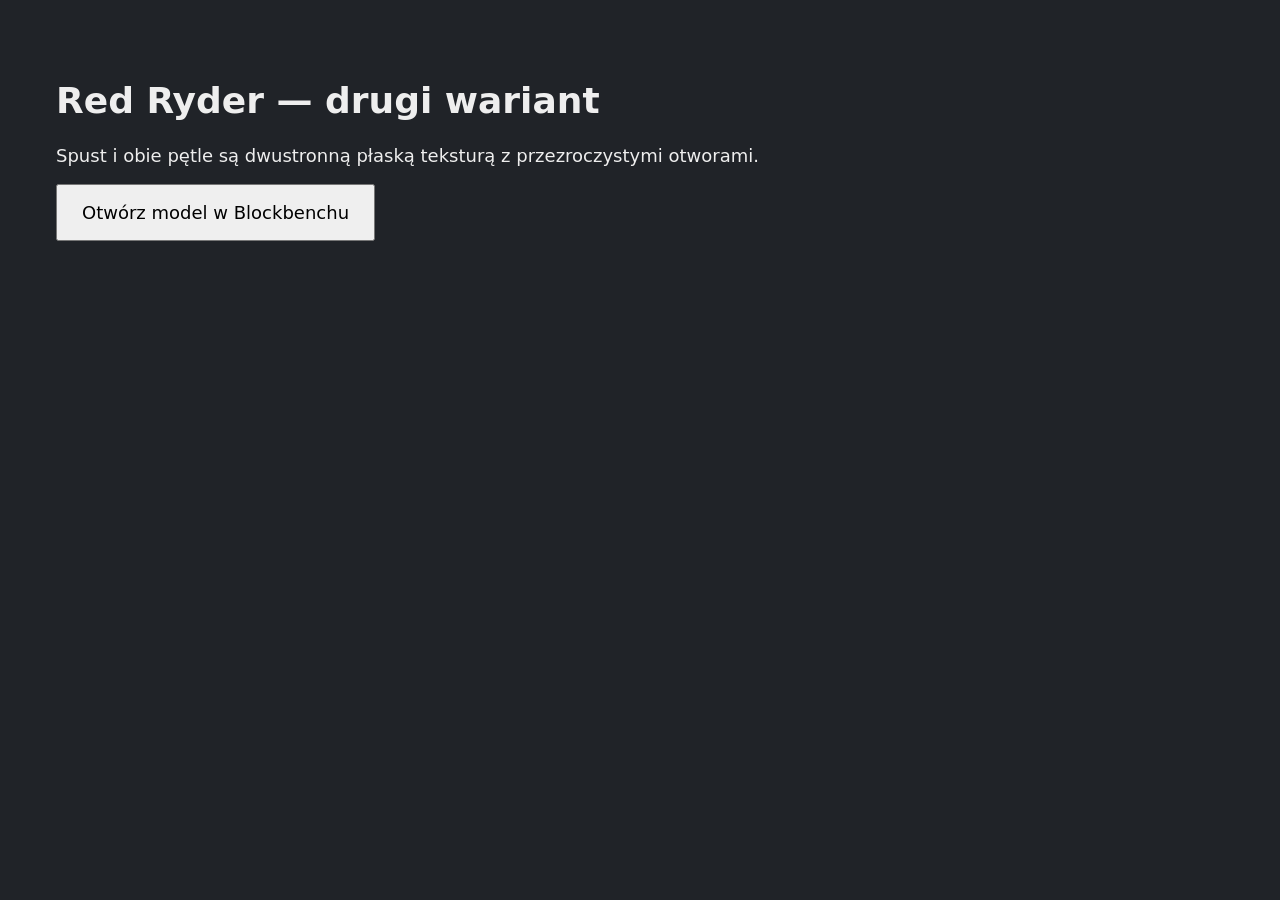
<file: Fallout-MC/red_ryder_bb_gun_flat/OTWORZ_W_BLOCKBENCHU.html>
<!doctype html><html lang="pl"><meta charset="utf-8">
<title>Red Ryder — płaski spust i pętle</title>
<style>body{font:18px system-ui;background:#202328;color:#eee;padding:48px}button{font:inherit;padding:16px 24px;cursor:pointer}</style>
<h1>Red Ryder — drugi wariant</h1>
<p>Spust i obie pętle są dwustronną płaską teksturą z przezroczystymi otworami.</p>
<button id="open-model">Otwórz model w Blockbenchu</button><script>
document.getElementById('open-model').addEventListener('click',()=>{window.location.href="https://web.blockbench.net/#loadtype=json&loadname=red_ryder_bb_gun_flat.bbmodel&loaddata=%7B%22meta%22%3A%7B%22format_version%22%3A%224.10%22%2C%22model_format%22%3A%22java_block%22%2C%22box_uv%22%3Afalse%7D%2C%22name%22%3A%22red_ryder_bb_gun_flat%22%2C%22model_identifier%22%3A%22red_ryder_bb_gun_flat%22%2C%22credit%22%3A%22Custom%20Minecraft%20fan%20model%20based%20on%20Fallout%201%20Red%20Ryder%20BB%20gun%3B%20separate%20flat%20trigger%20and%20loop%20variant%22%2C%22parent%22%3A%22%22%2C%22ambientocclusion%22%3Afalse%2C%22front_gui_light%22%3Atrue%2C%22resolution%22%3A%7B%22width%22%3A32%2C%22height%22%3A32%7D%2C%22elements%22%3A%5B%7B%22name%22%3A%22Lufa%20%2F%20glowny%20przekroj%22%2C%22type%22%3A%22cube%22%2C%22uuid%22%3A%2293baa377-2c75-5593-8bdf-43e779fc1823%22%2C%22from%22%3A%5B3.9%2C10.4%2C7.45%5D%2C%22to%22%3A%5B24.4%2C11.45%2C8.55%5D%2C%22origin%22%3A%5B0%2C0%2C8%5D%2C%22box_uv%22%3Afalse%2C%22autouv%22%3A0%2C%22shade%22%3Atrue%2C%22visibility%22%3Atrue%2C%22export%22%3Atrue%2C%22rescale%22%3Afalse%2C%22faces%22%3A%7B%22north%22%3A%7B%22uv%22%3A%5B20%2C0%2C0%2C2%5D%2C%22texture%22%3A0%7D%2C%22east%22%3A%7B%22uv%22%3A%5B0%2C0%2C20%2C2%5D%2C%22texture%22%3A0%7D%2C%22south%22%3A%7B%22uv%22%3A%5B0%2C0%2C20%2C2%5D%2C%22texture%22%3A0%7D%2C%22west%22%3A%7B%22uv%22%3A%5B0%2C0%2C20%2C2%5D%2C%22texture%22%3A0%7D%2C%22up%22%3A%7B%22uv%22%3A%5B0%2C3%2C20%2C4%5D%2C%22texture%22%3A0%7D%2C%22down%22%3A%7B%22uv%22%3A%5B15%2C9%2C17%2C11%5D%2C%22texture%22%3A0%7D%7D%2C%22color%22%3A0%7D%2C%7B%22name%22%3A%22Lufa%20%2F%20srodkowy%20dolny%20stopien%22%2C%22type%22%3A%22cube%22%2C%22uuid%22%3A%2297a35ff3-5c24-573c-9bb5-8d654bc4532c%22%2C%22from%22%3A%5B5.0%2C9.7%2C7.3%5D%2C%22to%22%3A%5B15.7%2C10.4%2C8.7%5D%2C%22origin%22%3A%5B0%2C0%2C8%5D%2C%22box_uv%22%3Afalse%2C%22autouv%22%3A0%2C%22shade%22%3Atrue%2C%22visibility%22%3Atrue%2C%22export%22%3Atrue%2C%22rescale%22%3Afalse%2C%22faces%22%3A%7B%22north%22%3A%7B%22uv%22%3A%5B16%2C5%2C0%2C6%5D%2C%22texture%22%3A0%7D%2C%22east%22%3A%7B%22uv%22%3A%5B0%2C5%2C16%2C6%5D%2C%22texture%22%3A0%7D%2C%22south%22%3A%7B%22uv%22%3A%5B0%2C5%2C16%2C6%5D%2C%22texture%22%3A0%7D%2C%22west%22%3A%7B%22uv%22%3A%5B0%2C5%2C16%2C6%5D%2C%22texture%22%3A0%7D%2C%22up%22%3A%7B%22uv%22%3A%5B0%2C5%2C16%2C6%5D%2C%22texture%22%3A0%7D%2C%22down%22%3A%7B%22uv%22%3A%5B0%2C5%2C16%2C6%5D%2C%22texture%22%3A0%7D%7D%2C%22color%22%3A1%7D%2C%7B%22name%22%3A%22Lufa%20%2F%20przedni%20dolny%20profil%22%2C%22type%22%3A%22cube%22%2C%22uuid%22%3A%22165b4034-61d0-5b19-bf8c-06105e3a7723%22%2C%22from%22%3A%5B15.7%2C10.05%2C7.4%5D%2C%22to%22%3A%5B23.65%2C10.4%2C8.6%5D%2C%22origin%22%3A%5B0%2C0%2C8%5D%2C%22box_uv%22%3Afalse%2C%22autouv%22%3A0%2C%22shade%22%3Atrue%2C%22visibility%22%3Atrue%2C%22export%22%3Atrue%2C%22rescale%22%3Afalse%2C%22faces%22%3A%7B%22north%22%3A%7B%22uv%22%3A%5B16%2C5%2C0%2C6%5D%2C%22texture%22%3A0%7D%2C%22east%22%3A%7B%22uv%22%3A%5B0%2C5%2C16%2C6%5D%2C%22texture%22%3A0%7D%2C%22south%22%3A%7B%22uv%22%3A%5B0%2C5%2C16%2C6%5D%2C%22texture%22%3A0%7D%2C%22west%22%3A%7B%22uv%22%3A%5B0%2C5%2C16%2C6%5D%2C%22texture%22%3A0%7D%2C%22up%22%3A%7B%22uv%22%3A%5B0%2C5%2C16%2C6%5D%2C%22texture%22%3A0%7D%2C%22down%22%3A%7B%22uv%22%3A%5B0%2C5%2C16%2C6%5D%2C%22texture%22%3A0%7D%7D%2C%22color%22%3A1%7D%2C%7B%22name%22%3A%22Lufa%20%2F%20nasada%22%2C%22type%22%3A%22cube%22%2C%22uuid%22%3A%2205da1123-3f3b-564f-bfc5-9dd1f7c54b80%22%2C%22from%22%3A%5B3.7%2C10.0%2C7.2%5D%2C%22to%22%3A%5B6.25%2C11.65%2C8.8%5D%2C%22origin%22%3A%5B0%2C0%2C8%5D%2C%22box_uv%22%3Afalse%2C%22autouv%22%3A0%2C%22shade%22%3Atrue%2C%22visibility%22%3Atrue%2C%22export%22%3Atrue%2C%22rescale%22%3Afalse%2C%22faces%22%3A%7B%22north%22%3A%7B%22uv%22%3A%5B2.55%2C0%2C0%2C2%5D%2C%22texture%22%3A0%7D%2C%22east%22%3A%7B%22uv%22%3A%5B19%2C9%2C21%2C11%5D%2C%22texture%22%3A0%7D%2C%22south%22%3A%7B%22uv%22%3A%5B0%2C0%2C2.55%2C2%5D%2C%22texture%22%3A0%7D%2C%22west%22%3A%7B%22uv%22%3A%5B19%2C9%2C21%2C11%5D%2C%22texture%22%3A0%7D%2C%22up%22%3A%7B%22uv%22%3A%5B0%2C3%2C2.55%2C4%5D%2C%22texture%22%3A0%7D%2C%22down%22%3A%7B%22uv%22%3A%5B0%2C5%2C2.55%2C6%5D%2C%22texture%22%3A0%7D%7D%2C%22color%22%3A1%7D%2C%7B%22name%22%3A%22Lufa%20%2F%20tuleja%20wylotu%22%2C%22type%22%3A%22cube%22%2C%22uuid%22%3A%22088f76d9-f807-59d8-a8e3-a73f399b3c1c%22%2C%22from%22%3A%5B23.65%2C10.1%2C7.25%5D%2C%22to%22%3A%5B24.8%2C11.55%2C8.75%5D%2C%22origin%22%3A%5B0%2C0%2C8%5D%2C%22box_uv%22%3Afalse%2C%22autouv%22%3A0%2C%22shade%22%3Atrue%2C%22visibility%22%3Atrue%2C%22export%22%3Atrue%2C%22rescale%22%3Afalse%2C%22faces%22%3A%7B%22north%22%3A%7B%22uv%22%3A%5B17%2C9%2C15%2C11%5D%2C%22texture%22%3A0%7D%2C%22east%22%3A%7B%22uv%22%3A%5B28%2C14%2C30%2C16%5D%2C%22texture%22%3A0%7D%2C%22south%22%3A%7B%22uv%22%3A%5B15%2C9%2C17%2C11%5D%2C%22texture%22%3A0%7D%2C%22west%22%3A%7B%22uv%22%3A%5B15%2C9%2C17%2C11%5D%2C%22texture%22%3A0%7D%2C%22up%22%3A%7B%22uv%22%3A%5B19%2C9%2C21%2C11%5D%2C%22texture%22%3A0%7D%2C%22down%22%3A%7B%22uv%22%3A%5B15%2C9%2C17%2C11%5D%2C%22texture%22%3A0%7D%7D%2C%22color%22%3A1%7D%2C%7B%22name%22%3A%22Wylot%20%2F%20dol%22%2C%22type%22%3A%22cube%22%2C%22uuid%22%3A%22799796d4-6507-5806-a90f-c2b189366977%22%2C%22from%22%3A%5B24.8%2C10.1%2C7.25%5D%2C%22to%22%3A%5B25.1%2C10.3%2C8.75%5D%2C%22origin%22%3A%5B0%2C0%2C8%5D%2C%22box_uv%22%3Afalse%2C%22autouv%22%3A0%2C%22shade%22%3Atrue%2C%22visibility%22%3Atrue%2C%22export%22%3Atrue%2C%22rescale%22%3Afalse%2C%22faces%22%3A%7B%22north%22%3A%7B%22uv%22%3A%5B27%2C14%2C25%2C16%5D%2C%22texture%22%3A0%7D%2C%22east%22%3A%7B%22uv%22%3A%5B25%2C14%2C27%2C16%5D%2C%22texture%22%3A0%7D%2C%22south%22%3A%7B%22uv%22%3A%5B25%2C14%2C27%2C16%5D%2C%22texture%22%3A0%7D%2C%22west%22%3A%7B%22uv%22%3A%5B25%2C14%2C27%2C16%5D%2C%22texture%22%3A0%7D%2C%22up%22%3A%7B%22uv%22%3A%5B25%2C14%2C27%2C16%5D%2C%22texture%22%3A0%7D%2C%22down%22%3A%7B%22uv%22%3A%5B25%2C14%2C27%2C16%5D%2C%22texture%22%3A0%7D%7D%2C%22color%22%3A1%7D%2C%7B%22name%22%3A%22Wylot%20%2F%20gora%22%2C%22type%22%3A%22cube%22%2C%22uuid%22%3A%22d9ef6307-0518-5fdd-a79f-cd863d653056%22%2C%22from%22%3A%5B24.8%2C11.35%2C7.25%5D%2C%22to%22%3A%5B25.1%2C11.55%2C8.75%5D%2C%22origin%22%3A%5B0%2C0%2C8%5D%2C%22box_uv%22%3Afalse%2C%22autouv%22%3A0%2C%22shade%22%3Atrue%2C%22visibility%22%3Atrue%2C%22export%22%3Atrue%2C%22rescale%22%3Afalse%2C%22faces%22%3A%7B%22north%22%3A%7B%22uv%22%3A%5B27%2C14%2C25%2C16%5D%2C%22texture%22%3A0%7D%2C%22east%22%3A%7B%22uv%22%3A%5B25%2C14%2C27%2C16%5D%2C%22texture%22%3A0%7D%2C%22south%22%3A%7B%22uv%22%3A%5B25%2C14%2C27%2C16%5D%2C%22texture%22%3A0%7D%2C%22west%22%3A%7B%22uv%22%3A%5B25%2C14%2C27%2C16%5D%2C%22texture%22%3A0%7D%2C%22up%22%3A%7B%22uv%22%3A%5B25%2C14%2C27%2C16%5D%2C%22texture%22%3A0%7D%2C%22down%22%3A%7B%22uv%22%3A%5B25%2C14%2C27%2C16%5D%2C%22texture%22%3A0%7D%7D%2C%22color%22%3A2%7D%2C%7B%22name%22%3A%22Wylot%20%2F%20bok%20lewy%22%2C%22type%22%3A%22cube%22%2C%22uuid%22%3A%22e34fa60a-5024-551e-8dee-bab0e4d59f75%22%2C%22from%22%3A%5B24.8%2C10.3%2C7.25%5D%2C%22to%22%3A%5B25.1%2C11.35%2C7.45%5D%2C%22origin%22%3A%5B0%2C0%2C8%5D%2C%22box_uv%22%3Afalse%2C%22autouv%22%3A0%2C%22shade%22%3Atrue%2C%22visibility%22%3Atrue%2C%22export%22%3Atrue%2C%22rescale%22%3Afalse%2C%22faces%22%3A%7B%22north%22%3A%7B%22uv%22%3A%5B27%2C14%2C25%2C16%5D%2C%22texture%22%3A0%7D%2C%22east%22%3A%7B%22uv%22%3A%5B25%2C14%2C27%2C16%5D%2C%22texture%22%3A0%7D%2C%22south%22%3A%7B%22uv%22%3A%5B25%2C14%2C27%2C16%5D%2C%22texture%22%3A0%7D%2C%22west%22%3A%7B%22uv%22%3A%5B25%2C14%2C27%2C16%5D%2C%22texture%22%3A0%7D%2C%22up%22%3A%7B%22uv%22%3A%5B25%2C14%2C27%2C16%5D%2C%22texture%22%3A0%7D%2C%22down%22%3A%7B%22uv%22%3A%5B25%2C14%2C27%2C16%5D%2C%22texture%22%3A0%7D%7D%2C%22color%22%3A2%7D%2C%7B%22name%22%3A%22Wylot%20%2F%20bok%20prawy%22%2C%22type%22%3A%22cube%22%2C%22uuid%22%3A%22b1a118d8-51bf-5356-9637-f0c78b4ed179%22%2C%22from%22%3A%5B24.8%2C10.3%2C8.55%5D%2C%22to%22%3A%5B25.1%2C11.35%2C8.75%5D%2C%22origin%22%3A%5B0%2C0%2C8%5D%2C%22box_uv%22%3Afalse%2C%22autouv%22%3A0%2C%22shade%22%3Atrue%2C%22visibility%22%3Atrue%2C%22export%22%3Atrue%2C%22rescale%22%3Afalse%2C%22faces%22%3A%7B%22north%22%3A%7B%22uv%22%3A%5B27%2C14%2C25%2C16%5D%2C%22texture%22%3A0%7D%2C%22east%22%3A%7B%22uv%22%3A%5B25%2C14%2C27%2C16%5D%2C%22texture%22%3A0%7D%2C%22south%22%3A%7B%22uv%22%3A%5B25%2C14%2C27%2C16%5D%2C%22texture%22%3A0%7D%2C%22west%22%3A%7B%22uv%22%3A%5B25%2C14%2C27%2C16%5D%2C%22texture%22%3A0%7D%2C%22up%22%3A%7B%22uv%22%3A%5B25%2C14%2C27%2C16%5D%2C%22texture%22%3A0%7D%2C%22down%22%3A%7B%22uv%22%3A%5B25%2C14%2C27%2C16%5D%2C%22texture%22%3A0%7D%7D%2C%22color%22%3A2%7D%2C%7B%22name%22%3A%22Muszka%20%2F%20niski%20wystep%22%2C%22type%22%3A%22cube%22%2C%22uuid%22%3A%22e8311add-dd63-552d-a729-4f3eabb8551f%22%2C%22from%22%3A%5B23.7%2C11.55%2C7.8%5D%2C%22to%22%3A%5B24.1%2C11.95%2C8.2%5D%2C%22origin%22%3A%5B0%2C0%2C8%5D%2C%22box_uv%22%3Afalse%2C%22autouv%22%3A0%2C%22shade%22%3Atrue%2C%22visibility%22%3Atrue%2C%22export%22%3Atrue%2C%22rescale%22%3Afalse%2C%22faces%22%3A%7B%22north%22%3A%7B%22uv%22%3A%5B30%2C9%2C28%2C11%5D%2C%22texture%22%3A0%7D%2C%22east%22%3A%7B%22uv%22%3A%5B28%2C9%2C30%2C11%5D%2C%22texture%22%3A0%7D%2C%22south%22%3A%7B%22uv%22%3A%5B28%2C9%2C30%2C11%5D%2C%22texture%22%3A0%7D%2C%22west%22%3A%7B%22uv%22%3A%5B28%2C9%2C30%2C11%5D%2C%22texture%22%3A0%7D%2C%22up%22%3A%7B%22uv%22%3A%5B28%2C9%2C30%2C11%5D%2C%22texture%22%3A0%7D%2C%22down%22%3A%7B%22uv%22%3A%5B28%2C9%2C30%2C11%5D%2C%22texture%22%3A0%7D%7D%2C%22color%22%3A2%7D%2C%7B%22name%22%3A%22Korpus%20%2F%20przednie%20zaokraglenie%22%2C%22type%22%3A%22cube%22%2C%22uuid%22%3A%227dc2e0ef-3370-5c90-b057-c7cecb434c41%22%2C%22from%22%3A%5B4.95%2C9.0%2C7.15%5D%2C%22to%22%3A%5B5.3%2C11.45%2C8.85%5D%2C%22origin%22%3A%5B0%2C0%2C8%5D%2C%22box_uv%22%3Afalse%2C%22autouv%22%3A0%2C%22shade%22%3Atrue%2C%22visibility%22%3Atrue%2C%22export%22%3Atrue%2C%22rescale%22%3Afalse%2C%22faces%22%3A%7B%22north%22%3A%7B%22uv%22%3A%5B11.999999999999998%2C20.616438356164384%2C11.416666666666666%2C23.972602739726028%5D%2C%22texture%22%3A0%7D%2C%22east%22%3A%7B%22uv%22%3A%5B15%2C9%2C17%2C11%5D%2C%22texture%22%3A0%7D%2C%22south%22%3A%7B%22uv%22%3A%5B11.416666666666666%2C20.616438356164384%2C11.999999999999998%2C23.972602739726028%5D%2C%22texture%22%3A0%7D%2C%22west%22%3A%7B%22uv%22%3A%5B15%2C9%2C17%2C11%5D%2C%22texture%22%3A0%7D%2C%22up%22%3A%7B%22uv%22%3A%5B26.416666666666664%2C20%2C27.0%2C21%5D%2C%22texture%22%3A0%7D%2C%22down%22%3A%7B%22uv%22%3A%5B15%2C9%2C17%2C11%5D%2C%22texture%22%3A0%7D%7D%2C%22color%22%3A2%7D%2C%7B%22name%22%3A%22Korpus%20%2F%20dolne%20wybrzuszenie%22%2C%22type%22%3A%22cube%22%2C%22uuid%22%3A%227f2be6fb-6eb6-5e12-9940-af4bf64d9ce7%22%2C%22from%22%3A%5B4.2%2C8.55%2C7.05%5D%2C%22to%22%3A%5B4.95%2C11.55%2C8.95%5D%2C%22origin%22%3A%5B0%2C0%2C8%5D%2C%22box_uv%22%3Afalse%2C%22autouv%22%3A0%2C%22shade%22%3Atrue%2C%22visibility%22%3Atrue%2C%22export%22%3Atrue%2C%22rescale%22%3Afalse%2C%22faces%22%3A%7B%22north%22%3A%7B%22uv%22%3A%5B11.416666666666666%2C20.47945205479452%2C10.166666666666664%2C24.58904109589041%5D%2C%22texture%22%3A0%7D%2C%22east%22%3A%7B%22uv%22%3A%5B15%2C9%2C17%2C11%5D%2C%22texture%22%3A0%7D%2C%22south%22%3A%7B%22uv%22%3A%5B10.166666666666664%2C20.47945205479452%2C11.416666666666666%2C24.58904109589041%5D%2C%22texture%22%3A0%7D%2C%22west%22%3A%7B%22uv%22%3A%5B15%2C9%2C17%2C11%5D%2C%22texture%22%3A0%7D%2C%22up%22%3A%7B%22uv%22%3A%5B25.166666666666664%2C20%2C26.416666666666664%2C21%5D%2C%22texture%22%3A0%7D%2C%22down%22%3A%7B%22uv%22%3A%5B15%2C9%2C17%2C11%5D%2C%22texture%22%3A0%7D%7D%2C%22color%22%3A3%7D%2C%7B%22name%22%3A%22Korpus%20%2F%20przednia%20czesc%22%2C%22type%22%3A%22cube%22%2C%22uuid%22%3A%222bce7446-d0f5-5530-a025-ed9c17022355%22%2C%22from%22%3A%5B2.1%2C8.45%2C6.95%5D%2C%22to%22%3A%5B4.2%2C11.65%2C9.05%5D%2C%22origin%22%3A%5B0%2C0%2C8%5D%2C%22box_uv%22%3Afalse%2C%22autouv%22%3A0%2C%22shade%22%3Atrue%2C%22visibility%22%3Atrue%2C%22export%22%3Atrue%2C%22rescale%22%3Afalse%2C%22faces%22%3A%7B%22north%22%3A%7B%22uv%22%3A%5B10.166666666666664%2C20.34246575342466%2C6.666666666666667%2C24.726027397260275%5D%2C%22texture%22%3A0%7D%2C%22east%22%3A%7B%22uv%22%3A%5B15%2C9%2C17%2C11%5D%2C%22texture%22%3A0%7D%2C%22south%22%3A%7B%22uv%22%3A%5B6.666666666666667%2C20.34246575342466%2C10.166666666666664%2C24.726027397260275%5D%2C%22texture%22%3A0%7D%2C%22west%22%3A%7B%22uv%22%3A%5B15%2C9%2C17%2C11%5D%2C%22texture%22%3A0%7D%2C%22up%22%3A%7B%22uv%22%3A%5B21.666666666666668%2C20%2C25.166666666666664%2C21%5D%2C%22texture%22%3A0%7D%2C%22down%22%3A%7B%22uv%22%3A%5B15%2C9%2C17%2C11%5D%2C%22texture%22%3A0%7D%7D%2C%22color%22%3A3%7D%2C%7B%22name%22%3A%22Korpus%20%2F%20srodek%22%2C%22type%22%3A%22cube%22%2C%22uuid%22%3A%22c66fd984-314e-55c8-bdec-3a9027d1ffdf%22%2C%22from%22%3A%5B0.1%2C8.55%2C6.9%5D%2C%22to%22%3A%5B2.1%2C11.9%2C9.1%5D%2C%22origin%22%3A%5B0%2C0%2C8%5D%2C%22box_uv%22%3Afalse%2C%22autouv%22%3A0%2C%22shade%22%3Atrue%2C%22visibility%22%3Atrue%2C%22export%22%3Atrue%2C%22rescale%22%3Afalse%2C%22faces%22%3A%7B%22north%22%3A%7B%22uv%22%3A%5B6.666666666666667%2C20.0%2C3.3333333333333335%2C24.58904109589041%5D%2C%22texture%22%3A0%7D%2C%22east%22%3A%7B%22uv%22%3A%5B15%2C9%2C17%2C11%5D%2C%22texture%22%3A0%7D%2C%22south%22%3A%7B%22uv%22%3A%5B3.3333333333333335%2C20.0%2C6.666666666666667%2C24.58904109589041%5D%2C%22texture%22%3A0%7D%2C%22west%22%3A%7B%22uv%22%3A%5B15%2C9%2C17%2C11%5D%2C%22texture%22%3A0%7D%2C%22up%22%3A%7B%22uv%22%3A%5B18.333333333333332%2C20%2C21.666666666666668%2C21%5D%2C%22texture%22%3A0%7D%2C%22down%22%3A%7B%22uv%22%3A%5B15%2C9%2C17%2C11%5D%2C%22texture%22%3A0%7D%7D%2C%22color%22%3A3%7D%2C%7B%22name%22%3A%22Korpus%20%2F%20tylny%20luk%22%2C%22type%22%3A%22cube%22%2C%22uuid%22%3A%2217eba041-7c22-5657-a670-a9bed61a0407%22%2C%22from%22%3A%5B-0.8%2C8.65%2C6.9%5D%2C%22to%22%3A%5B0.1%2C11.75%2C9.1%5D%2C%22origin%22%3A%5B0%2C0%2C8%5D%2C%22box_uv%22%3Afalse%2C%22autouv%22%3A0%2C%22shade%22%3Atrue%2C%22visibility%22%3Atrue%2C%22export%22%3Atrue%2C%22rescale%22%3Afalse%2C%22faces%22%3A%7B%22north%22%3A%7B%22uv%22%3A%5B3.3333333333333335%2C20.205479452054796%2C1.833333333333333%2C24.45205479452055%5D%2C%22texture%22%3A0%7D%2C%22east%22%3A%7B%22uv%22%3A%5B15%2C9%2C17%2C11%5D%2C%22texture%22%3A0%7D%2C%22south%22%3A%7B%22uv%22%3A%5B1.833333333333333%2C20.205479452054796%2C3.3333333333333335%2C24.45205479452055%5D%2C%22texture%22%3A0%7D%2C%22west%22%3A%7B%22uv%22%3A%5B15%2C9%2C17%2C11%5D%2C%22texture%22%3A0%7D%2C%22up%22%3A%7B%22uv%22%3A%5B16.833333333333332%2C20%2C18.333333333333332%2C21%5D%2C%22texture%22%3A0%7D%2C%22down%22%3A%7B%22uv%22%3A%5B15%2C9%2C17%2C11%5D%2C%22texture%22%3A0%7D%7D%2C%22color%22%3A3%7D%2C%7B%22name%22%3A%22Korpus%20%2F%20skos%20tylnej%20krawedzi%22%2C%22type%22%3A%22cube%22%2C%22uuid%22%3A%22ab1deef0-1678-5263-adfa-42e827390fef%22%2C%22from%22%3A%5B-1.4%2C8.85%2C7.0%5D%2C%22to%22%3A%5B-0.8%2C11.5%2C9.0%5D%2C%22origin%22%3A%5B0%2C0%2C8%5D%2C%22box_uv%22%3Afalse%2C%22autouv%22%3A0%2C%22shade%22%3Atrue%2C%22visibility%22%3Atrue%2C%22export%22%3Atrue%2C%22rescale%22%3Afalse%2C%22faces%22%3A%7B%22north%22%3A%7B%22uv%22%3A%5B1.833333333333333%2C20.547945205479454%2C0.8333333333333334%2C24.178082191780824%5D%2C%22texture%22%3A0%7D%2C%22east%22%3A%7B%22uv%22%3A%5B15%2C9%2C17%2C11%5D%2C%22texture%22%3A0%7D%2C%22south%22%3A%7B%22uv%22%3A%5B0.8333333333333334%2C20.547945205479454%2C1.833333333333333%2C24.178082191780824%5D%2C%22texture%22%3A0%7D%2C%22west%22%3A%7B%22uv%22%3A%5B15%2C9%2C17%2C11%5D%2C%22texture%22%3A0%7D%2C%22up%22%3A%7B%22uv%22%3A%5B15.833333333333334%2C20%2C16.833333333333332%2C21%5D%2C%22texture%22%3A0%7D%2C%22down%22%3A%7B%22uv%22%3A%5B15%2C9%2C17%2C11%5D%2C%22texture%22%3A0%7D%7D%2C%22color%22%3A3%7D%2C%7B%22name%22%3A%22Korpus%20%2F%20zaokraglony%20koniec%22%2C%22type%22%3A%22cube%22%2C%22uuid%22%3A%226c534440-b9b2-52b7-97fb-d415626e79cf%22%2C%22from%22%3A%5B-1.9%2C9.05%2C7.15%5D%2C%22to%22%3A%5B-1.4%2C11.15%2C8.85%5D%2C%22origin%22%3A%5B0%2C0%2C8%5D%2C%22box_uv%22%3Afalse%2C%22autouv%22%3A0%2C%22shade%22%3Atrue%2C%22visibility%22%3Atrue%2C%22export%22%3Atrue%2C%22rescale%22%3Afalse%2C%22faces%22%3A%7B%22north%22%3A%7B%22uv%22%3A%5B0.8333333333333334%2C21.027397260273972%2C0.0%2C23.904109589041095%5D%2C%22texture%22%3A0%7D%2C%22east%22%3A%7B%22uv%22%3A%5B15%2C9%2C17%2C11%5D%2C%22texture%22%3A0%7D%2C%22south%22%3A%7B%22uv%22%3A%5B0.0%2C21.027397260273972%2C0.8333333333333334%2C23.904109589041095%5D%2C%22texture%22%3A0%7D%2C%22west%22%3A%7B%22uv%22%3A%5B15%2C9%2C17%2C11%5D%2C%22texture%22%3A0%7D%2C%22up%22%3A%7B%22uv%22%3A%5B15.0%2C20%2C15.833333333333334%2C21%5D%2C%22texture%22%3A0%7D%2C%22down%22%3A%7B%22uv%22%3A%5B15%2C9%2C17%2C11%5D%2C%22texture%22%3A0%7D%7D%2C%22color%22%3A3%7D%2C%7B%22name%22%3A%22Szczerbinka%22%2C%22type%22%3A%22cube%22%2C%22uuid%22%3A%224663d435-859f-5690-85e4-5526364707c7%22%2C%22from%22%3A%5B0.15%2C11.9%2C7.7%5D%2C%22to%22%3A%5B0.85%2C12.35%2C8.3%5D%2C%22origin%22%3A%5B0%2C0%2C8%5D%2C%22box_uv%22%3Afalse%2C%22autouv%22%3A0%2C%22shade%22%3Atrue%2C%22visibility%22%3Atrue%2C%22export%22%3Atrue%2C%22rescale%22%3Afalse%2C%22faces%22%3A%7B%22north%22%3A%7B%22uv%22%3A%5B17%2C9%2C15%2C11%5D%2C%22texture%22%3A0%7D%2C%22east%22%3A%7B%22uv%22%3A%5B15%2C9%2C17%2C11%5D%2C%22texture%22%3A0%7D%2C%22south%22%3A%7B%22uv%22%3A%5B15%2C9%2C17%2C11%5D%2C%22texture%22%3A0%7D%2C%22west%22%3A%7B%22uv%22%3A%5B15%2C9%2C17%2C11%5D%2C%22texture%22%3A0%7D%2C%22up%22%3A%7B%22uv%22%3A%5B15%2C9%2C17%2C11%5D%2C%22texture%22%3A0%7D%2C%22down%22%3A%7B%22uv%22%3A%5B15%2C9%2C17%2C11%5D%2C%22texture%22%3A0%7D%7D%2C%22color%22%3A3%7D%2C%7B%22name%22%3A%22Kolba%20%2F%20bark%20pod%20metalem%22%2C%22type%22%3A%22cube%22%2C%22uuid%22%3A%2228bbcf33-f5ee-5120-9df6-36a7c7e2043a%22%2C%22from%22%3A%5B-2.26%2C8.0%2C7.1%5D%2C%22to%22%3A%5B-1.0%2C11.7%2C8.9%5D%2C%22origin%22%3A%5B0%2C0%2C8%5D%2C%22box_uv%22%3Afalse%2C%22autouv%22%3A0%2C%22shade%22%3Atrue%2C%22visibility%22%3Atrue%2C%22export%22%3Atrue%2C%22rescale%22%3Afalse%2C%22faces%22%3A%7B%22north%22%3A%7B%22uv%22%3A%5B8.0%2C8.0%2C7.020408163265306%2C11.894736842105264%5D%2C%22texture%22%3A0%7D%2C%22east%22%3A%7B%22uv%22%3A%5B10%2C8%2C13%2C14%5D%2C%22texture%22%3A0%7D%2C%22south%22%3A%7B%22uv%22%3A%5B7.020408163265306%2C8.0%2C8.0%2C11.894736842105264%5D%2C%22texture%22%3A0%7D%2C%22west%22%3A%7B%22uv%22%3A%5B10%2C8%2C13%2C14%5D%2C%22texture%22%3A0%7D%2C%22up%22%3A%7B%22uv%22%3A%5B7.020408163265306%2C15%2C8.0%2C17%5D%2C%22texture%22%3A0%7D%2C%22down%22%3A%7B%22uv%22%3A%5B12.63265306122449%2C8%2C13.0%2C10%5D%2C%22texture%22%3A0%7D%7D%2C%22color%22%3A3%7D%2C%7B%22name%22%3A%22Kolba%20%2F%20przednie%20ramie%22%2C%22type%22%3A%22cube%22%2C%22uuid%22%3A%227646319c-ade3-5a41-84bc-0b7e6b0eef53%22%2C%22from%22%3A%5B-3.31%2C7.35%2C7.05%5D%2C%22to%22%3A%5B-2.26%2C11.3%2C8.95%5D%2C%22origin%22%3A%5B0%2C0%2C8%5D%2C%22box_uv%22%3Afalse%2C%22autouv%22%3A0%2C%22shade%22%3Atrue%2C%22visibility%22%3Atrue%2C%22export%22%3Atrue%2C%22rescale%22%3Afalse%2C%22faces%22%3A%7B%22north%22%3A%7B%22uv%22%3A%5B7.020408163265306%2C8.421052631578945%2C6.204081632653061%2C12.578947368421051%5D%2C%22texture%22%3A0%7D%2C%22east%22%3A%7B%22uv%22%3A%5B10%2C8%2C13%2C14%5D%2C%22texture%22%3A0%7D%2C%22south%22%3A%7B%22uv%22%3A%5B6.204081632653061%2C8.421052631578945%2C7.020408163265306%2C12.578947368421051%5D%2C%22texture%22%3A0%7D%2C%22west%22%3A%7B%22uv%22%3A%5B10%2C8%2C13%2C14%5D%2C%22texture%22%3A0%7D%2C%22up%22%3A%7B%22uv%22%3A%5B6.204081632653061%2C15%2C7.020408163265306%2C17%5D%2C%22texture%22%3A0%7D%2C%22down%22%3A%7B%22uv%22%3A%5B12.326530612244898%2C8%2C12.63265306122449%2C10%5D%2C%22texture%22%3A0%7D%7D%2C%22color%22%3A4%7D%2C%7B%22name%22%3A%22Kolba%20%2F%20dolna%20pietka%22%2C%22type%22%3A%22cube%22%2C%22uuid%22%3A%2224abde09-4767-5820-bcc3-3a55b02173f5%22%2C%22from%22%3A%5B-4.36%2C6.9%2C7.05%5D%2C%22to%22%3A%5B-3.31%2C10.8%2C8.95%5D%2C%22origin%22%3A%5B0%2C0%2C8%5D%2C%22box_uv%22%3Afalse%2C%22autouv%22%3A0%2C%22shade%22%3Atrue%2C%22visibility%22%3Atrue%2C%22export%22%3Atrue%2C%22rescale%22%3Afalse%2C%22faces%22%3A%7B%22north%22%3A%7B%22uv%22%3A%5B6.204081632653061%2C8.94736842105263%2C5.387755102040816%2C13.052631578947366%5D%2C%22texture%22%3A0%7D%2C%22east%22%3A%7B%22uv%22%3A%5B10%2C8%2C13%2C14%5D%2C%22texture%22%3A0%7D%2C%22south%22%3A%7B%22uv%22%3A%5B5.387755102040816%2C8.94736842105263%2C6.204081632653061%2C13.052631578947366%5D%2C%22texture%22%3A0%7D%2C%22west%22%3A%7B%22uv%22%3A%5B10%2C8%2C13%2C14%5D%2C%22texture%22%3A0%7D%2C%22up%22%3A%7B%22uv%22%3A%5B5.387755102040816%2C15%2C6.204081632653061%2C17%5D%2C%22texture%22%3A0%7D%2C%22down%22%3A%7B%22uv%22%3A%5B12.020408163265305%2C8%2C12.326530612244898%2C10%5D%2C%22texture%22%3A0%7D%7D%2C%22color%22%3A4%7D%2C%7B%22name%22%3A%22Kolba%20%2F%20gorne%20przewazenie%22%2C%22type%22%3A%22cube%22%2C%22uuid%22%3A%226e108362-fdef-5c19-b545-d66a0e515956%22%2C%22from%22%3A%5B-4.92%2C6.9%2C7.1%5D%2C%22to%22%3A%5B-4.36%2C10.3%2C8.9%5D%2C%22origin%22%3A%5B0%2C0%2C8%5D%2C%22box_uv%22%3Afalse%2C%22autouv%22%3A0%2C%22shade%22%3Atrue%2C%22visibility%22%3Atrue%2C%22export%22%3Atrue%2C%22rescale%22%3Afalse%2C%22faces%22%3A%7B%22north%22%3A%7B%22uv%22%3A%5B5.387755102040816%2C9.473684210526315%2C4.9523809523809526%2C13.052631578947366%5D%2C%22texture%22%3A0%7D%2C%22east%22%3A%7B%22uv%22%3A%5B10%2C8%2C13%2C14%5D%2C%22texture%22%3A0%7D%2C%22south%22%3A%7B%22uv%22%3A%5B4.9523809523809526%2C9.473684210526315%2C5.387755102040816%2C13.052631578947366%5D%2C%22texture%22%3A0%7D%2C%22west%22%3A%7B%22uv%22%3A%5B10%2C8%2C13%2C14%5D%2C%22texture%22%3A0%7D%2C%22up%22%3A%7B%22uv%22%3A%5B4.9523809523809526%2C15%2C5.387755102040816%2C17%5D%2C%22texture%22%3A0%7D%2C%22down%22%3A%7B%22uv%22%3A%5B11.857142857142858%2C8%2C12.020408163265305%2C10%5D%2C%22texture%22%3A0%7D%7D%2C%22color%22%3A4%7D%2C%7B%22name%22%3A%22Kolba%20%2F%20plytkie%20dolne%20wciecie%22%2C%22type%22%3A%22cube%22%2C%22uuid%22%3A%2254f02277-cc80-5f60-a089-e15097665234%22%2C%22from%22%3A%5B-5.76%2C7.4%2C7.1%5D%2C%22to%22%3A%5B-4.92%2C10.6%2C8.9%5D%2C%22origin%22%3A%5B0%2C0%2C8%5D%2C%22box_uv%22%3Afalse%2C%22autouv%22%3A0%2C%22shade%22%3Atrue%2C%22visibility%22%3Atrue%2C%22export%22%3Atrue%2C%22rescale%22%3Afalse%2C%22faces%22%3A%7B%22north%22%3A%7B%22uv%22%3A%5B4.9523809523809526%2C9.157894736842104%2C4.299319727891156%2C12.526315789473683%5D%2C%22texture%22%3A0%7D%2C%22east%22%3A%7B%22uv%22%3A%5B10%2C8%2C13%2C14%5D%2C%22texture%22%3A0%7D%2C%22south%22%3A%7B%22uv%22%3A%5B4.299319727891156%2C9.157894736842104%2C4.9523809523809526%2C12.526315789473683%5D%2C%22texture%22%3A0%7D%2C%22west%22%3A%7B%22uv%22%3A%5B10%2C8%2C13%2C14%5D%2C%22texture%22%3A0%7D%2C%22up%22%3A%7B%22uv%22%3A%5B4.299319727891156%2C15%2C4.9523809523809526%2C17%5D%2C%22texture%22%3A0%7D%2C%22down%22%3A%7B%22uv%22%3A%5B11.612244897959183%2C8%2C11.857142857142858%2C10%5D%2C%22texture%22%3A0%7D%7D%2C%22color%22%3A4%7D%2C%7B%22name%22%3A%22Kolba%20%2F%20nasada%20szerokiej%20stopki%22%2C%22type%22%3A%22cube%22%2C%22uuid%22%3A%2204dda9f2-6893-54bd-8610-f6f9a2fff293%22%2C%22from%22%3A%5B-6.88%2C6.95%2C7.0%5D%2C%22to%22%3A%5B-5.76%2C10.8%2C9.0%5D%2C%22origin%22%3A%5B0%2C0%2C8%5D%2C%22box_uv%22%3Afalse%2C%22autouv%22%3A0%2C%22shade%22%3Atrue%2C%22visibility%22%3Atrue%2C%22export%22%3Atrue%2C%22rescale%22%3Afalse%2C%22faces%22%3A%7B%22north%22%3A%7B%22uv%22%3A%5B4.299319727891156%2C8.94736842105263%2C3.428571428571428%2C13.0%5D%2C%22texture%22%3A0%7D%2C%22east%22%3A%7B%22uv%22%3A%5B10%2C8%2C13%2C14%5D%2C%22texture%22%3A0%7D%2C%22south%22%3A%7B%22uv%22%3A%5B3.428571428571428%2C8.94736842105263%2C4.299319727891156%2C13.0%5D%2C%22texture%22%3A0%7D%2C%22west%22%3A%7B%22uv%22%3A%5B10%2C8%2C13%2C14%5D%2C%22texture%22%3A0%7D%2C%22up%22%3A%7B%22uv%22%3A%5B3.428571428571428%2C15%2C4.299319727891156%2C17%5D%2C%22texture%22%3A0%7D%2C%22down%22%3A%7B%22uv%22%3A%5B11.285714285714285%2C8%2C11.612244897959183%2C10%5D%2C%22texture%22%3A0%7D%7D%2C%22color%22%3A4%7D%2C%7B%22name%22%3A%22Kolba%20%2F%20srodek%20stopki%22%2C%22type%22%3A%22cube%22%2C%22uuid%22%3A%22e5920435-983b-5a5b-b0a0-972facb53cb2%22%2C%22from%22%3A%5B-8.35%2C6.45%2C7.0%5D%2C%22to%22%3A%5B-6.88%2C10.85%2C9.0%5D%2C%22origin%22%3A%5B0%2C0%2C8%5D%2C%22box_uv%22%3Afalse%2C%22autouv%22%3A0%2C%22shade%22%3Atrue%2C%22visibility%22%3Atrue%2C%22export%22%3Atrue%2C%22rescale%22%3Afalse%2C%22faces%22%3A%7B%22north%22%3A%7B%22uv%22%3A%5B3.428571428571428%2C8.894736842105264%2C2.2857142857142856%2C13.526315789473683%5D%2C%22texture%22%3A0%7D%2C%22east%22%3A%7B%22uv%22%3A%5B10%2C8%2C13%2C14%5D%2C%22texture%22%3A0%7D%2C%22south%22%3A%7B%22uv%22%3A%5B2.2857142857142856%2C8.894736842105264%2C3.428571428571428%2C13.526315789473683%5D%2C%22texture%22%3A0%7D%2C%22west%22%3A%7B%22uv%22%3A%5B10%2C8%2C13%2C14%5D%2C%22texture%22%3A0%7D%2C%22up%22%3A%7B%22uv%22%3A%5B2.2857142857142856%2C15%2C3.428571428571428%2C17%5D%2C%22texture%22%3A0%7D%2C%22down%22%3A%7B%22uv%22%3A%5B10.857142857142858%2C8%2C11.285714285714285%2C10%5D%2C%22texture%22%3A0%7D%7D%2C%22color%22%3A4%7D%2C%7B%22name%22%3A%22Kolba%20%2F%20tyl%20stopki%22%2C%22type%22%3A%22cube%22%2C%22uuid%22%3A%2230aaf875-534b-5ac3-b2df-8c9d9a1043b7%22%2C%22from%22%3A%5B-9.82%2C6.1%2C7.0%5D%2C%22to%22%3A%5B-8.35%2C10.8%2C9.0%5D%2C%22origin%22%3A%5B0%2C0%2C8%5D%2C%22box_uv%22%3Afalse%2C%22autouv%22%3A0%2C%22shade%22%3Atrue%2C%22visibility%22%3Atrue%2C%22export%22%3Atrue%2C%22rescale%22%3Afalse%2C%22faces%22%3A%7B%22north%22%3A%7B%22uv%22%3A%5B2.2857142857142856%2C8.94736842105263%2C1.1428571428571428%2C13.894736842105264%5D%2C%22texture%22%3A0%7D%2C%22east%22%3A%7B%22uv%22%3A%5B10%2C8%2C13%2C14%5D%2C%22texture%22%3A0%7D%2C%22south%22%3A%7B%22uv%22%3A%5B1.1428571428571428%2C8.94736842105263%2C2.2857142857142856%2C13.894736842105264%5D%2C%22texture%22%3A0%7D%2C%22west%22%3A%7B%22uv%22%3A%5B10%2C8%2C13%2C14%5D%2C%22texture%22%3A0%7D%2C%22up%22%3A%7B%22uv%22%3A%5B1.1428571428571428%2C15%2C2.2857142857142856%2C17%5D%2C%22texture%22%3A0%7D%2C%22down%22%3A%7B%22uv%22%3A%5B10.428571428571429%2C8%2C10.857142857142858%2C10%5D%2C%22texture%22%3A0%7D%7D%2C%22color%22%3A4%7D%2C%7B%22name%22%3A%22Kolba%20%2F%20gorna%20krawedz%20tylu%22%2C%22type%22%3A%22cube%22%2C%22uuid%22%3A%22767d3d0f-844f-598a-af04-d925e57dab39%22%2C%22from%22%3A%5B-11.29%2C9.3%2C7.0%5D%2C%22to%22%3A%5B-9.82%2C10.8%2C9.0%5D%2C%22origin%22%3A%5B0%2C0%2C8%5D%2C%22box_uv%22%3Afalse%2C%22autouv%22%3A0%2C%22shade%22%3Atrue%2C%22visibility%22%3Atrue%2C%22export%22%3Atrue%2C%22rescale%22%3Afalse%2C%22faces%22%3A%7B%22north%22%3A%7B%22uv%22%3A%5B1.1428571428571428%2C8.94736842105263%2C0.0%2C10.526315789473683%5D%2C%22texture%22%3A0%7D%2C%22east%22%3A%7B%22uv%22%3A%5B10%2C8%2C13%2C14%5D%2C%22texture%22%3A0%7D%2C%22south%22%3A%7B%22uv%22%3A%5B0.0%2C8.94736842105263%2C1.1428571428571428%2C10.526315789473683%5D%2C%22texture%22%3A0%7D%2C%22west%22%3A%7B%22uv%22%3A%5B10%2C8%2C13%2C14%5D%2C%22texture%22%3A0%7D%2C%22up%22%3A%7B%22uv%22%3A%5B0.0%2C15%2C1.1428571428571428%2C17%5D%2C%22texture%22%3A0%7D%2C%22down%22%3A%7B%22uv%22%3A%5B10.0%2C8%2C10.428571428571429%2C10%5D%2C%22texture%22%3A0%7D%7D%2C%22color%22%3A4%7D%2C%7B%22name%22%3A%22Kolba%20%2F%20srodkowa%20krawedz%20tylu%22%2C%22type%22%3A%22cube%22%2C%22uuid%22%3A%2214f32959-a2e5-53d4-af4a-196f1bdba6f3%22%2C%22from%22%3A%5B-11.08%2C7.8%2C7.0%5D%2C%22to%22%3A%5B-9.82%2C9.3%2C9.0%5D%2C%22origin%22%3A%5B0%2C0%2C8%5D%2C%22box_uv%22%3Afalse%2C%22autouv%22%3A0%2C%22shade%22%3Atrue%2C%22visibility%22%3Atrue%2C%22export%22%3Atrue%2C%22rescale%22%3Afalse%2C%22faces%22%3A%7B%22north%22%3A%7B%22uv%22%3A%5B1.1428571428571428%2C10.526315789473683%2C0.16326530612244938%2C12.105263157894736%5D%2C%22texture%22%3A0%7D%2C%22east%22%3A%7B%22uv%22%3A%5B10%2C8%2C13%2C14%5D%2C%22texture%22%3A0%7D%2C%22south%22%3A%7B%22uv%22%3A%5B0.16326530612244938%2C10.526315789473683%2C1.1428571428571428%2C12.105263157894736%5D%2C%22texture%22%3A0%7D%2C%22west%22%3A%7B%22uv%22%3A%5B10%2C8%2C13%2C14%5D%2C%22texture%22%3A0%7D%2C%22up%22%3A%7B%22uv%22%3A%5B0.16326530612244938%2C15%2C1.1428571428571428%2C17%5D%2C%22texture%22%3A0%7D%2C%22down%22%3A%7B%22uv%22%3A%5B10.061224489795919%2C8%2C10.428571428571429%2C10%5D%2C%22texture%22%3A0%7D%7D%2C%22color%22%3A4%7D%2C%7B%22name%22%3A%22Kolba%20%2F%20dolna%20krawedz%20tylu%22%2C%22type%22%3A%22cube%22%2C%22uuid%22%3A%223187abbc-b68c-5c4a-8d7c-285e1a28773d%22%2C%22from%22%3A%5B-10.87%2C6.1%2C7.0%5D%2C%22to%22%3A%5B-9.82%2C7.8%2C9.0%5D%2C%22origin%22%3A%5B0%2C0%2C8%5D%2C%22box_uv%22%3Afalse%2C%22autouv%22%3A0%2C%22shade%22%3Atrue%2C%22visibility%22%3Atrue%2C%22export%22%3Atrue%2C%22rescale%22%3Afalse%2C%22faces%22%3A%7B%22north%22%3A%7B%22uv%22%3A%5B1.1428571428571428%2C12.105263157894736%2C0.3265306122448968%2C13.894736842105264%5D%2C%22texture%22%3A0%7D%2C%22east%22%3A%7B%22uv%22%3A%5B10%2C8%2C13%2C14%5D%2C%22texture%22%3A0%7D%2C%22south%22%3A%7B%22uv%22%3A%5B0.3265306122448968%2C12.105263157894736%2C1.1428571428571428%2C13.894736842105264%5D%2C%22texture%22%3A0%7D%2C%22west%22%3A%7B%22uv%22%3A%5B10%2C8%2C13%2C14%5D%2C%22texture%22%3A0%7D%2C%22up%22%3A%7B%22uv%22%3A%5B0.3265306122448968%2C15%2C1.1428571428571428%2C17%5D%2C%22texture%22%3A0%7D%2C%22down%22%3A%7B%22uv%22%3A%5B10.122448979591836%2C8%2C10.428571428571429%2C10%5D%2C%22texture%22%3A0%7D%7D%2C%22color%22%3A4%7D%2C%7B%22name%22%3A%22Plaska%20tekstura%20%2F%20spust%20i%20obie%20petle%22%2C%22type%22%3A%22cube%22%2C%22uuid%22%3A%223af768d9-d55a-598e-a94b-8e9c3cd131a8%22%2C%22from%22%3A%5B-4%2C6%2C8%5D%2C%22to%22%3A%5B4%2C10%2C8%5D%2C%22origin%22%3A%5B0%2C0%2C8%5D%2C%22box_uv%22%3Afalse%2C%22autouv%22%3A0%2C%22shade%22%3Atrue%2C%22visibility%22%3Atrue%2C%22export%22%3Atrue%2C%22rescale%22%3Afalse%2C%22faces%22%3A%7B%22north%22%3A%7B%22uv%22%3A%5B32%2C0%2C0%2C16%5D%2C%22texture%22%3A1%7D%2C%22south%22%3A%7B%22uv%22%3A%5B0%2C0%2C32%2C16%5D%2C%22texture%22%3A1%7D%2C%22east%22%3A%7B%22uv%22%3A%5B0%2C0%2C0%2C0%5D%2C%22texture%22%3Anull%7D%2C%22west%22%3A%7B%22uv%22%3A%5B0%2C0%2C0%2C0%5D%2C%22texture%22%3Anull%7D%2C%22up%22%3A%7B%22uv%22%3A%5B0%2C0%2C0%2C0%5D%2C%22texture%22%3Anull%7D%2C%22down%22%3A%7B%22uv%22%3A%5B0%2C0%2C0%2C0%5D%2C%22texture%22%3Anull%7D%7D%2C%22color%22%3A4%7D%5D%2C%22outliner%22%3A%5B%7B%22name%22%3A%22Lufa%22%2C%22uuid%22%3A%2245da418a-ca3c-569f-82b9-3ab5ccd2115d%22%2C%22origin%22%3A%5B0%2C0%2C8%5D%2C%22visibility%22%3Atrue%2C%22export%22%3Atrue%2C%22isOpen%22%3Afalse%2C%22children%22%3A%5B%2293baa377-2c75-5593-8bdf-43e779fc1823%22%2C%2297a35ff3-5c24-573c-9bb5-8d654bc4532c%22%2C%22165b4034-61d0-5b19-bf8c-06105e3a7723%22%2C%2205da1123-3f3b-564f-bfc5-9dd1f7c54b80%22%2C%22088f76d9-f807-59d8-a8e3-a73f399b3c1c%22%5D%7D%2C%7B%22name%22%3A%22Wylot%22%2C%22uuid%22%3A%22d346011a-8d0c-522c-8174-418ba312f7e5%22%2C%22origin%22%3A%5B0%2C0%2C8%5D%2C%22visibility%22%3Atrue%2C%22export%22%3Atrue%2C%22isOpen%22%3Afalse%2C%22children%22%3A%5B%22799796d4-6507-5806-a90f-c2b189366977%22%2C%22d9ef6307-0518-5fdd-a79f-cd863d653056%22%2C%22e34fa60a-5024-551e-8dee-bab0e4d59f75%22%2C%22b1a118d8-51bf-5356-9637-f0c78b4ed179%22%2C%22e8311add-dd63-552d-a729-4f3eabb8551f%22%5D%7D%2C%7B%22name%22%3A%22Korpus%22%2C%22uuid%22%3A%226b7c4e7a-0f07-5c8f-9f0b-62cf02b1086a%22%2C%22origin%22%3A%5B0%2C0%2C8%5D%2C%22visibility%22%3Atrue%2C%22export%22%3Atrue%2C%22isOpen%22%3Afalse%2C%22children%22%3A%5B%227dc2e0ef-3370-5c90-b057-c7cecb434c41%22%2C%227f2be6fb-6eb6-5e12-9940-af4bf64d9ce7%22%2C%222bce7446-d0f5-5530-a025-ed9c17022355%22%2C%22c66fd984-314e-55c8-bdec-3a9027d1ffdf%22%2C%2217eba041-7c22-5657-a670-a9bed61a0407%22%2C%22ab1deef0-1678-5263-adfa-42e827390fef%22%2C%226c534440-b9b2-52b7-97fb-d415626e79cf%22%2C%224663d435-859f-5690-85e4-5526364707c7%22%5D%7D%2C%7B%22name%22%3A%22Kolba%22%2C%22uuid%22%3A%227ec5320a-2452-5b59-a9ea-36daf86f8aaa%22%2C%22origin%22%3A%5B0%2C0%2C8%5D%2C%22visibility%22%3Atrue%2C%22export%22%3Atrue%2C%22isOpen%22%3Afalse%2C%22children%22%3A%5B%2228bbcf33-f5ee-5120-9df6-36a7c7e2043a%22%2C%227646319c-ade3-5a41-84bc-0b7e6b0eef53%22%2C%2224abde09-4767-5820-bcc3-3a55b02173f5%22%2C%226e108362-fdef-5c19-b545-d66a0e515956%22%2C%2254f02277-cc80-5f60-a089-e15097665234%22%2C%2204dda9f2-6893-54bd-8610-f6f9a2fff293%22%2C%22e5920435-983b-5a5b-b0a0-972facb53cb2%22%2C%2230aaf875-534b-5ac3-b2df-8c9d9a1043b7%22%2C%22767d3d0f-844f-598a-af04-d925e57dab39%22%2C%2214f32959-a2e5-53d4-af4a-196f1bdba6f3%22%2C%223187abbc-b68c-5c4a-8d7c-285e1a28773d%22%5D%7D%2C%7B%22name%22%3A%22Plaski%20spust%20i%20petle%22%2C%22uuid%22%3A%228cfa116e-ed90-5f59-b11b-25f7ae568be4%22%2C%22origin%22%3A%5B0%2C0%2C8%5D%2C%22visibility%22%3Atrue%2C%22export%22%3Atrue%2C%22isOpen%22%3Afalse%2C%22children%22%3A%5B%223af768d9-d55a-598e-a94b-8e9c3cd131a8%22%5D%7D%5D%2C%22textures%22%3A%5B%7B%22name%22%3A%22red_ryder_bb_gun_flat.png%22%2C%22id%22%3A%220%22%2C%22uuid%22%3A%22d9837388-890f-553c-bedb-a1d6030bfe09%22%2C%22path%22%3A%22%22%2C%22folder%22%3A%22item%22%2C%22namespace%22%3A%22fallout%22%2C%22particle%22%3Atrue%2C%22render_mode%22%3A%22default%22%2C%22visible%22%3Atrue%2C%22mode%22%3A%22bitmap%22%2C%22saved%22%3Atrue%2C%22width%22%3A32%2C%22height%22%3A32%2C%22uv_width%22%3A32%2C%22uv_height%22%3A32%2C%22source%22%3A%22data%3Aimage%2Fpng%3Bbase64%2CiVBORw0KGgoAAAANSUhEUgAAACAAAAAgCAIAAAD8GO2jAAADQUlEQVR4nO1WSW%2FTQBT%2BxrEdJ2mSFrpQKkqhLMeyqBQunACVC%2BKnIiQEQoIWcUBCCBAXLlRdaLrRrLYTL%2BMxejOJk9KydENC4js4bybj983bzW7fuQsgk7EA2E4TQLHQB6DV8gAUpOy4LQC5XCY5o86vr5YAXLp88ez46YFibrveLJU2PD9cXlhAB3qlUgOQttKJ0iDw5ZPTjkeqm03asR1TngkAGIaeqFhcXPla2vA83%2FeDwcGBVCqV%2FEUEeooBiEJ6zdQ1ADwgmSTAl5TyCEKPaHQpxzxMVNiOa5ihiCIe8kbD0TRtB8HsfXJRQxo%2BdLIIoGa7AAb7yTk1hywYyGcBVG3pHGlrXcqvX74CYJk6IFIpZqQMRKGIevWDXZm%2BgeOEblpWT5DpvsVCTnqfHNWXs5IYWBbFoLJd3h9B4MnAyqdCtUzqFDzXSeRmV9wHdgTkOKDfPEfBzFiGTClKPs4pQec%2BVwGcyfiWmQoCvtyyDkjQu9jcIqXZbFeXiCLKChGrZcgjwzQgBIAr16b6i9n5uTcAHjyc7c9bPo%2BqjebzJy%2BG%2BuJMWlsp01t6LBO0BUpEBWVNm0DEnIsoIQg5Y5oqnXKl6suSBPD40bPei3pBJKuFdS1QSu0axbHldYso7kAtsxkqAoWvSys%2Fc4sd6HbQcVFLFh6TSvtkJf9gQSRi0bHgAGhboBzlcJGQtfdFLKLDEXzapJzZgWo34b%2BxAoi0jRPuqmWwNXNMLScnz5DHfV5aXQcwq5W9IJrXh5eWlgFMTJwlgntTp6RbqEprtYZ0NGXR048bu6%2FDuQgZA50l2K737u2HmVvX1XLL5ZbBfrTAdai1sZhalK%2F6pWqee6FRHO9dChFPz1z1Oi59nxlRgrr7X2p22hHqGh0bnTg%2F%2FqtKPiQq1ZrquDsIRkdoyBStrt%2FrXjspXZdabC5nrW%2FW1c6FiWGaS4MFmpoyVNtVyu%2BGS2Ew5bSrV%2Bp7WLBWpkmgkJMzQGvW8wx2nFY0Cl%2BWtpLnH0JX7%2BeZHOsxdYLtMiXrMH1CHAF0Nbl0JlMtnU5qotQg2wv5QxOon0og0yloJt8jSmhJ%2BkMRhFyGlLU%2FZtrLo4N2tOp24z%2FBb%2FHvu%2Bg7gIN%2FEK4y2HgAAAAASUVORK5CYII%3D%22%7D%2C%7B%22name%22%3A%22red_ryder_bb_gun_flat_loops.png%22%2C%22id%22%3A%221%22%2C%22uuid%22%3A%22010512d7-ad55-5401-aa07-9d15d0224839%22%2C%22path%22%3A%22%22%2C%22folder%22%3A%22item%22%2C%22namespace%22%3A%22fallout%22%2C%22particle%22%3Afalse%2C%22render_mode%22%3A%22default%22%2C%22visible%22%3Atrue%2C%22mode%22%3A%22bitmap%22%2C%22saved%22%3Atrue%2C%22width%22%3A128%2C%22height%22%3A128%2C%22uv_width%22%3A32%2C%22uv_height%22%3A32%2C%22source%22%3A%22data%3Aimage%2Fpng%3Bbase64%2CiVBORw0KGgoAAAANSUhEUgAAAIAAAACACAYAAADDPmHLAAABs0lEQVR4nO3csU6DUBQGYDRoaxd9G8fOTnYwcXUxvouTPobRwcTJOHX0STQxtq51qZNoFAzUUgrn%2ByZCmkDozzn3XmiTBAAAAAAAAAAA6I6NpMMORofzn%2Ft6va1fn7u9uun0dfjLZtMnQLMEILi06ROgWiv73sKW0boEYEEnZ6fZl7K3O8j2X5xftmo8oQUEJwDBCUBwAhCcAAQnAMEJQHACEJyFoBaYTN%2By7X5%2FezUBKFp%2BjP707NPrZJptz95nSVtpAcEJQHACEFwaZfBU1yCq7TodgDa%2BttbLeWXt6fmltuNrAcEJQHACEJwABGcQuKC769Wthj6Ox7UdSwDWbKq66mlq2sQDCNaHMUBwWkCS%2FxvCKvIWb8qqc5GnDBUgOAEITgtI8h8aVfGfQXKdU7zaAjA6Ppo38XZQUa8u6sFN99c2UAGS5u%2FCJqVdKNXWKdY4AGWnWGWmUkp68AoQuVTXpdQF3R8O50Uld7Dz9ecIeXdy2bu2TBkf3z8IwJJZBwhOAIJL636cqW%2BvNxUAAAAAAAAAAAAAAAAAAAAAAAAAAAAAAAAAAAAAAAAAAAAAIKnuAxyUVbdBHuqXAAAAAElFTkSuQmCC%22%7D%5D%2C%22display%22%3A%7B%22gui%22%3A%7B%22rotation%22%3A%5B0%2C0%2C0%5D%2C%22translation%22%3A%5B-2%2C-1%2C0%5D%2C%22scale%22%3A%5B0.44%2C0.44%2C0.44%5D%7D%2C%22ground%22%3A%7B%22rotation%22%3A%5B0%2C0%2C0%5D%2C%22translation%22%3A%5B0%2C3%2C0%5D%2C%22scale%22%3A%5B0.4%2C0.4%2C0.4%5D%7D%2C%22fixed%22%3A%7B%22rotation%22%3A%5B0%2C180%2C0%5D%2C%22translation%22%3A%5B0%2C0%2C0%5D%2C%22scale%22%3A%5B0.5%2C0.5%2C0.5%5D%7D%2C%22thirdperson_righthand%22%3A%7B%22rotation%22%3A%5B0%2C-90%2C0%5D%2C%22translation%22%3A%5B0%2C1.5%2C1%5D%2C%22scale%22%3A%5B0.65%2C0.65%2C0.65%5D%7D%2C%22thirdperson_lefthand%22%3A%7B%22rotation%22%3A%5B0%2C90%2C0%5D%2C%22translation%22%3A%5B0%2C1.5%2C1%5D%2C%22scale%22%3A%5B0.65%2C0.65%2C0.65%5D%7D%2C%22firstperson_righthand%22%3A%7B%22rotation%22%3A%5B0%2C-90%2C0%5D%2C%22translation%22%3A%5B0%2C1%2C-2.5%5D%2C%22scale%22%3A%5B0.6%2C0.6%2C0.6%5D%7D%2C%22firstperson_lefthand%22%3A%7B%22rotation%22%3A%5B0%2C90%2C0%5D%2C%22translation%22%3A%5B0%2C1%2C-2.5%5D%2C%22scale%22%3A%5B0.6%2C0.6%2C0.6%5D%7D%7D%7D";});
</script></html>
</file>
<file: Voxel-gra/style.css>
*{box-sizing:border-box}html,body{margin:0;width:100%;height:100%;overflow:hidden;font-family:Segoe UI,Arial,sans-serif;background:#91c9e3;color:#fff}button{font:inherit;cursor:pointer}button:focus-visible{outline:3px solid #ecf9b4;outline-offset:5px}button:disabled{cursor:wait;opacity:.6}[hidden]{display:none!important}#game,#viewport,.overlay{position:absolute;inset:0}#viewport canvas{display:block;width:100%;height:100%}.topbar{position:absolute;inset:28px 34px auto;display:flex;align-items:center;justify-content:space-between;z-index:3;pointer-events:none}.brand{display:flex;align-items:center;gap:12px;font-weight:800;font-size:16px;letter-spacing:1.4px;text-shadow:0 2px 6px #27493680}.brand svg{width:35px;height:38px}.brand span{display:block;font-size:10px;letter-spacing:2.8px;font-weight:600;margin-top:5px;opacity:.8}.top-actions{display:flex;align-items:center;gap:20px;pointer-events:auto}.world-tag{font-size:13px;font-weight:600;text-shadow:0 1px 5px #223e3a}.top-actions button{background:#173c3c55;color:#fff;border:1px solid #ffffff50;padding:10px 14px;border-radius:7px;font-size:13px;backdrop-filter:blur(10px)}kbd{font-family:inherit;font-size:12px;font-weight:700}.top-actions kbd{margin-left:10px;background:#ffffff20;padding:3px 5px;border-radius:3px}.overlay{z-index:4;display:flex;align-items:center;padding:95px max(7vw,35px);background:linear-gradient(90deg,#122e35bd 0%,#183a3848 50%,transparent 78%)}.menu-card{width:440px;max-width:100%;text-shadow:0 2px 10px #102c2625}.eyebrow{display:flex;align-items:center;gap:9px;font-size:11px;letter-spacing:2px;font-weight:700;color:#e0f3d5}.eyebrow span{display:block;width:21px;height:3px;background:#c8e99b}h1{font-size:clamp(52px,6.1vw,88px);line-height:.99;letter-spacing:-4px;margin:27px 0 22px;font-weight:850}h1 em{font-style:normal;color:#d0ef9a}#menu-description{font-size:17px;line-height:1.65;color:#e4eee4;margin:0 0 26px}.play-button{display:flex;justify-content:space-between;align-items:center;width:100%;padding:18px 23px;background:#d3ef9d;color:#20392b;border:0;border-bottom:4px solid #8fa968;border-radius:5px;font-size:17px;font-weight:800;box-shadow:0 8px 25px #12262335;transition:transform .15s,background .15s}.play-button:hover{background:#e1ffad;transform:translateY(-2px)}.play-button span{font-size:25px;line-height:1}.controls{display:grid;grid-template-columns:1fr 1fr;gap:14px 20px;margin-top:26px;padding-top:22px;border-top:1px solid #ffffff30}.controls>div{display:flex;align-items:center;gap:10px}.controls kbd{min-width:74px;color:#fff;background:#f1fff011;border:1px solid #ffffff40;text-align:center;padding:6px 5px;border-radius:4px}.controls span{font-size:14px;color:#d2e2de}.menu-foot{font-size:12px;color:#d2e2de;margin:24px 0 0}.text-button{margin-top:14px;color:#e8f8cf;background:transparent;border:0;border-bottom:1px solid #ffffff66;padding:0 0 3px;font-size:13px}#fallback-note{font-size:13px;line-height:1.5;color:#e9edbe}.scene-caption{position:absolute;right:5%;bottom:8%;text-align:right;text-shadow:0 2px 10px #173e36}.scene-caption span{font-size:11px;letter-spacing:3px;opacity:.8}.scene-caption p{font-size:20px;font-weight:500}.bottom-hud{position:absolute;bottom:20px;left:50%;transform:translateX(-50%);z-index:2;text-align:center;transition:opacity .2s}.bottom-hud,#crosshair,#target-label{visibility:hidden}body.playing .bottom-hud,body.playing #crosshair,body.playing #target-label{visibility:visible}#selected-name{font-weight:650;font-size:15px;text-shadow:0 2px 5px #142b25;margin-bottom:12px}#hotbar{display:flex;gap:5px;background:#152a2ad9;padding:7px;border:1px solid #ffffff35;border-radius:10px;box-shadow:0 8px 28px #0c252442;backdrop-filter:blur(12px)}.slot{width:61px;height:61px;position:relative;background:#ffffff0b;border:2px solid transparent;border-radius:5px;display:grid;place-items:center;transition:background .1s,transform .1s}.slot[aria-pressed=true]{border-color:#d8f3a4;background:#d8f3a425;transform:translateY(-3px)}.slot:hover{background:#ffffff20}.slot img{width:42px;height:42px;image-rendering:pixelated}.slot span{position:absolute;top:2px;left:4px;font-size:11px;color:#e4eae3;font-weight:700}.quick-help{display:flex;justify-content:center;gap:16px;font-size:11px;text-shadow:0 1px 4px #08271e;margin:12px 0 0;color:#f3f5e9;white-space:nowrap}.quick-help b{font-size:10px;margin-right:4px}#crosshair,#toast{pointer-events:none}#crosshair{position:absolute;left:50%;top:50%;width:20px;height:20px;transform:translate(-50%,-50%);z-index:2;filter:drop-shadow(0 1px 2px #17312d)}#crosshair i,#crosshair b{position:absolute;background:#fff;border-radius:1px}#crosshair i{width:2px;height:16px;left:9px;top:2px}#crosshair b{height:2px;width:16px;left:2px;top:9px}#target-label{position:absolute;top:calc(50% + 25px);width:100%;text-align:center;font-size:12px;font-weight:600;text-shadow:0 1px 4px #102e21;pointer-events:none}#toast{position:absolute;top:95px;left:50%;transform:translateX(-50%);max-width:80%;padding:12px 19px;background:#18392ce8;border:1px solid #d9e9b955;border-radius:7px;font-size:14px;z-index:8;opacity:0;transition:opacity .2s;text-align:center}#toast.visible{opacity:1}#fatal{position:absolute;inset:0;z-index:20;background:#203d34;padding:15vh 10vw}#fatal h1{font-size:38px;letter-spacing:-1px;line-height:1.15}#fatal p{line-height:1.6;max-width:600px}@media(max-height:770px){.overlay{padding-top:85px;padding-bottom:40px}h1{font-size:65px;margin:18px 0}#menu-description{font-size:15px;margin-bottom:18px}.controls{margin-top:18px;padding-top:17px;gap:10px}.menu-foot{margin-top:16px}.play-button{padding:15px 21px}}@media(max-width:650px){.topbar{inset:18px 18px auto}.brand{font-size:13px}.world-tag,.brand span,.scene-caption{display:none}.top-actions button{font-size:12px}.overlay{padding:85px 25px 30px;background:#15382eaa;overflow:auto}.menu-card{margin:auto;width:390px}h1{font-size:58px}.slot{width:42px;height:47px}.slot img{width:32px;height:32px}#hotbar{gap:3px;padding:5px}.quick-help{gap:8px;font-size:10px}.bottom-hud{bottom:12px}.controls span{font-size:12px}.controls{gap:12px 10px}}
/* Keep the expanded flight controls usable in shorter windows. */
.overlay{overflow-y:auto}.menu-card{flex-shrink:0}.quick-help{flex-wrap:wrap;row-gap:6px}.quick-help span{white-space:nowrap}
@media(max-height:700px){.overlay{align-items:flex-start}.scene-caption{display:none}}
#coordinates{position:absolute;left:34px;top:89px;z-index:2;visibility:hidden;background:#142e2bd9;border:1px solid #ffffff30;border-radius:6px;padding:10px 13px;pointer-events:none;box-shadow:0 3px 12px #15372d22}
body.playing #coordinates{visibility:visible}#coordinates>span{display:block;font-size:10px;letter-spacing:2px;font-weight:700;color:#c6d6ca;margin-bottom:4px}#position-value{font-family:Consolas,monospace;font-variant-numeric:tabular-nums;font-size:15px;color:#fff;white-space:nowrap}
.slot{padding:0;min-width:0}
@media(max-width:650px){#coordinates{left:18px;top:76px;padding:8px 10px}#position-value{font-size:13px}.bottom-hud{max-width:calc(100vw - 16px)}#hotbar{gap:2px;padding:4px}.slot{width:clamp(28px,8.8vw,42px);height:44px;flex-shrink:0}.slot img{width:min(30px,calc(100% - 4px));height:auto;aspect-ratio:1}.quick-help{white-space:normal}#toast{top:145px;width:max-content;max-width:calc(100vw - 36px);font-size:12px}}
</file>
